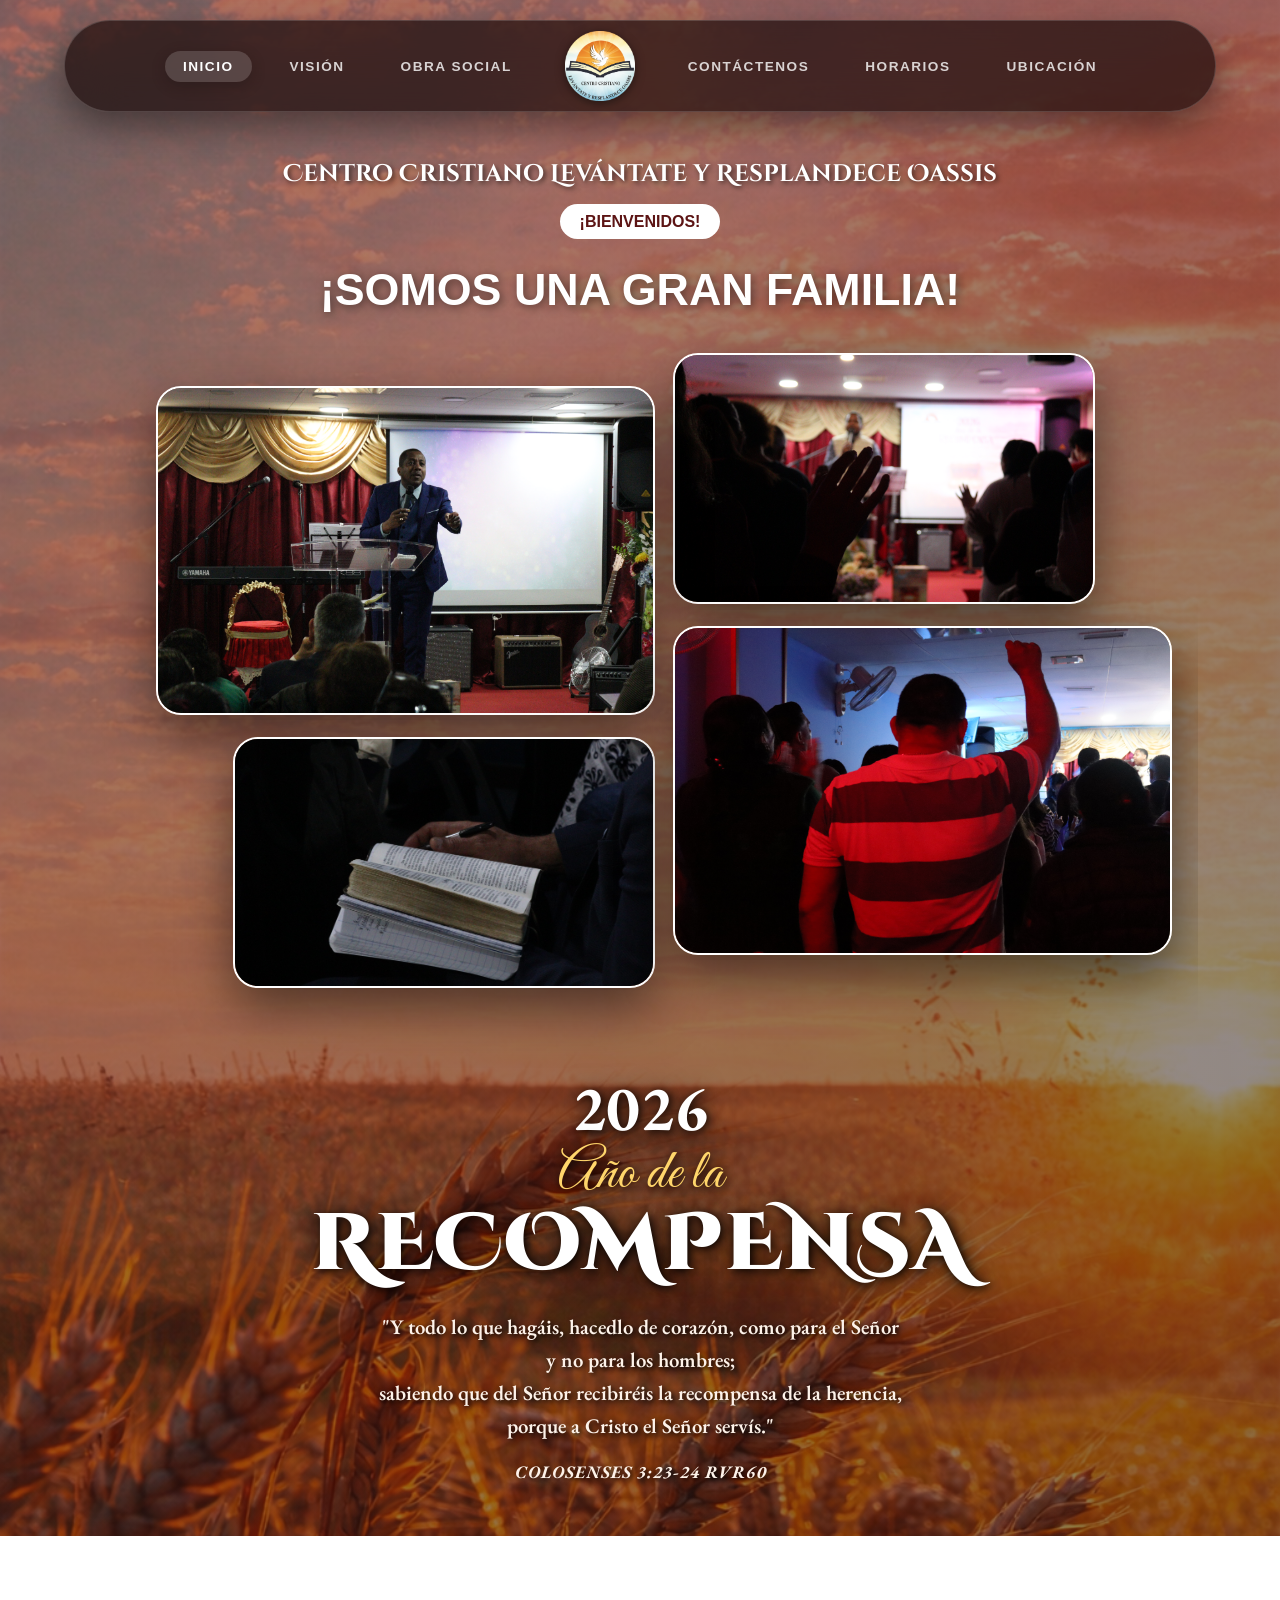
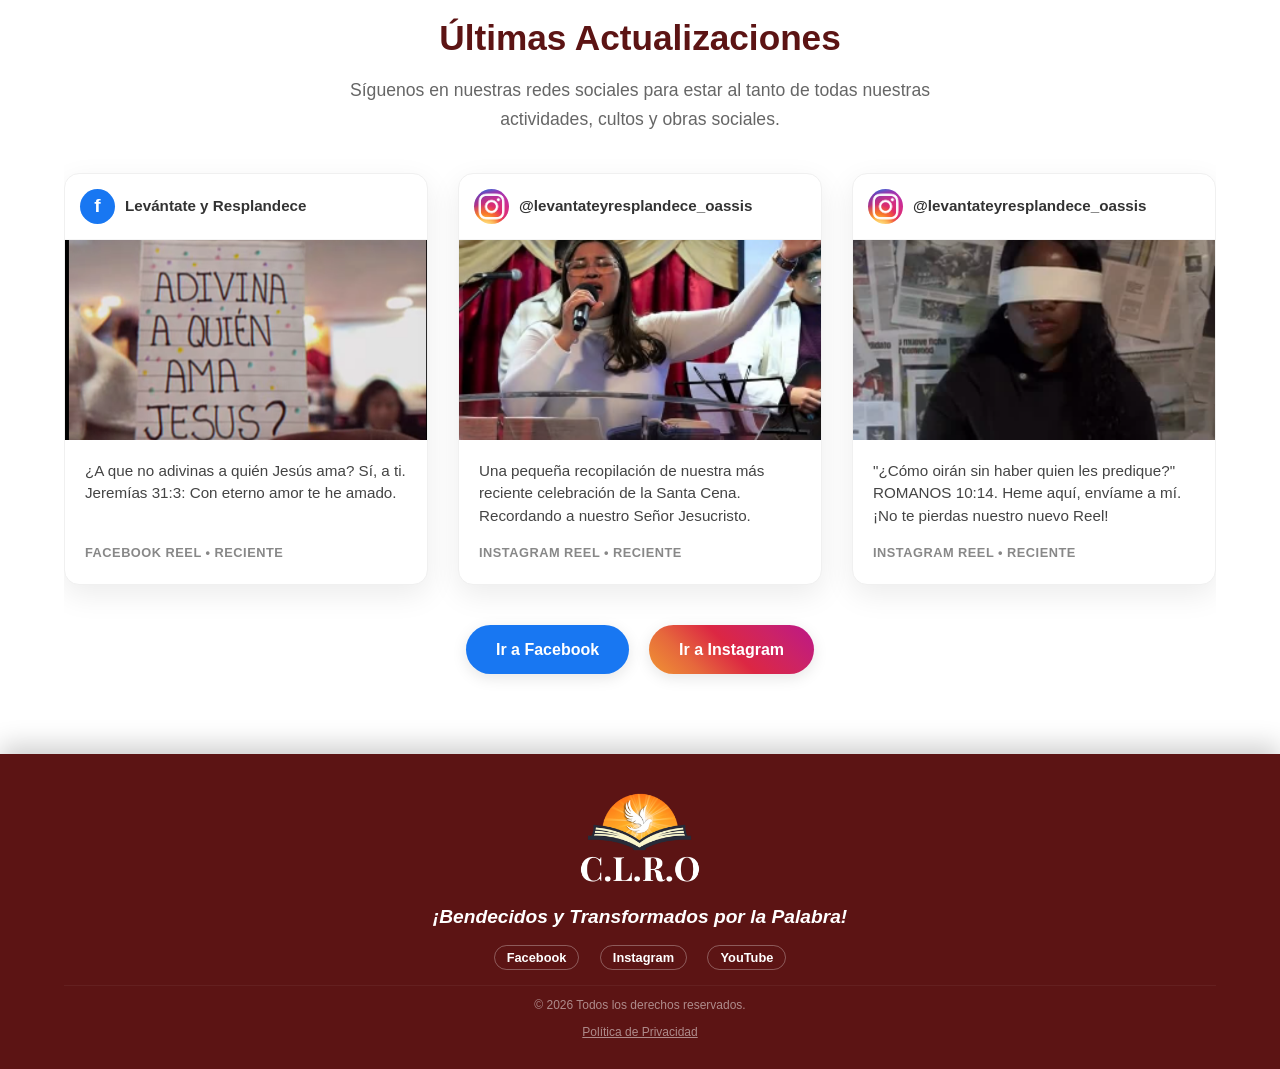
<file: index.html>
<!DOCTYPE html>
<html lang="es">
<head>
    <meta charset="UTF-8">
    <meta name="viewport" content="width=device-width, initial-scale=1.0">
    <title>Centro Cristiano Levántate y Resplandece Oassis | Barcelona</title>
    <link rel="icon" type="image/png" href="LOGO PNG.png">
    <link rel="stylesheet" href="style.css">
</head>
<body>

    <header id="mainHeader">
        <div class="header-flotante-contenedor">
            <nav class="hf-nav">
                <ul>
                    <li><a href="index.html" class="activo">Inicio</a></li>
                    <li><a href="mision.html">Visión</a></li>
                    <li><a href="obra-social.html">Obra Social</a></li>
                </ul>
            </nav>
            <a href="index.html" class="hf-logo-link">
                <img src="LOGO PNG.png" alt="Logo" class="hf-logo">
            </a>
            <nav class="hf-nav">
                <ul>
                    <li><a href="contacto.html">Contáctenos</a></li>
                    <li><a href="horarios.html">Horarios</a></li>
                    <li><a href="ubicacion.html">Ubicación</a></li>
                </ul>
            </nav>
            <div class="menu-toggle" onclick="document.querySelector('.header-flotante-contenedor').classList.toggle('menu-abierto')">
                <svg viewBox="0 0 24 24" width="28" height="28" stroke="white" stroke-width="2" fill="none" stroke-linecap="round"><path d="M3 12h18M3 6h18M3 18h18"/></svg>
            </div>
        </div>
    </header>

    <section class="bienvenida-visual">
        <div class="contenedor">
            <h1 style="margin: 0 0 15px 0; font-size: 1.5rem; font-family: 'Cinzel Decorative', serif; text-shadow: 2px 2px 5px rgba(0,0,0,0.6); color: #fff; line-height: 1.2;">Centro Cristiano Levántate y Resplandece Oassis</h1>
            <span class="etiqueta-bienvenidos">¡BIENVENIDOS!</span>
            <h2 class="titulo-grande">¡SOMOS UNA GRAN FAMILIA!</h2>
            <div class="galeria-collage-contenedor">
                <img src="FOTO1.JPG" alt="Comunidad 1" class="foto-collage foto1">
                <img src="FOTO2.JPG" alt="Comunidad 2" class="foto-collage foto2">
                <img src="FOTO3.JPG" alt="Comunidad 3" class="foto-collage foto3">
                <img src="FOTO4.JPG" alt="Comunidad 4" class="foto-collage foto4">
            </div>
            <div class="bloque-recompensa">
                <h3 class="anio-recompensa">2026</h3>
                <h4 class="sub-recompensa">Año de la</h4>
                <h2 class="titulo-recompensa">RECOMPENSA</h2>
                <div class="versiculo-recompensa">
                    <p>"Y todo lo que hagáis, hacedlo de corazón, como para el Señor<br>y no para los hombres;<br>sabiendo que del Señor recibiréis la recompensa de la herencia,<br>porque a Cristo el Señor servís."</p>
                    <p class="cita-recompensa">COLOSENSES 3:23-24 RVR60</p>
                </div>
            </div>
        </div>
    </section>

    <section class="redes-sociales-seccion">
        <div class="contenedor">
            <h2 class="titulo-seccion-oscura">Últimas Actualizaciones</h2>
            <p class="subtitulo-seccion-oscura">Síguenos en nuestras redes sociales para estar al tanto de todas nuestras actividades, cultos y obras sociales.</p>
            
            <div class="grid-redes">
                <a href="https://www.facebook.com/share/r/1LK1rDSHzq/" target="_blank" rel="noopener noreferrer" class="tarjeta-red">
                    <div class="red-header">
                        <span class="red-logo fb-logo">f</span>
                        <span class="red-user">Levántate y Resplandece</span>
                    </div>
                    <div class="red-imagen" style="background-image: url('POSTFB.png');"></div>
                    <div class="red-content">
                        <p>¿A que no adivinas a quién Jesús ama? Sí, a ti.<br>Jeremías 31:3: Con eterno amor te he amado.</p>
                        <span class="red-date">Facebook Reel • Reciente</span>
                    </div>
                </a>

                <a href="https://www.instagram.com/reel/DWiti1UCOnC/?utm_source=ig_web_copy_link&igsh=MzRlODBiNWFlZA==" target="_blank" rel="noopener noreferrer" class="tarjeta-red">
                    <div class="red-header">
                        <span class="red-logo ig-logo"></span>
                        <span class="red-user">@levantateyresplandece_oassis</span>
                    </div>
                    <div class="red-imagen" style="background-image: url('POSTIG.png');"></div>
                    <div class="red-content">
                        <p>Una pequeña recopilación de nuestra más reciente celebración de la Santa Cena. Recordando a nuestro Señor Jesucristo.</p>
                        <span class="red-date">Instagram Reel • Reciente</span>
                    </div>
                </a>

                <a href="https://www.instagram.com/reel/DXCKt-hiNP8/?utm_source=ig_web_copy_link&igsh=MzRlODBiNWFlZA==" target="_blank" rel="noopener noreferrer" class="tarjeta-red">
                    <div class="red-header">
                        <span class="red-logo ig-logo"></span>
                        <span class="red-user">@levantateyresplandece_oassis</span>
                    </div>
                    <div class="red-imagen" style="background-image: url('REEL.png');"></div>
                    <div class="red-content">
                        <p>"¿Cómo oirán sin haber quien les predique?" ROMANOS 10:14. Heme aquí, envíame a mí. ¡No te pierdas nuestro nuevo Reel!</p>
                        <span class="red-date">Instagram Reel • Reciente</span>
                    </div>
                </a>
            </div>
            
            <div class="botones-redes-main">
                <a href="https://www.facebook.com/profile.php?id=61576344863680" target="_blank" rel="noopener noreferrer" class="btn-social btn-fb">Ir a Facebook</a>
                <a href="https://www.instagram.com/levantateyresplandece_oassis/" target="_blank" rel="noopener noreferrer" class="btn-social btn-ig">Ir a Instagram</a>
            </div>
        </div>
    </section>

    <footer>
        <div class="contenedor footer-info">
            <img src="LOGOO.png" alt="Logo" class="footer-logo">
            <h3>¡Bendecidos y Transformados por la Palabra!</h3>
            <div class="footer-redes">
                <a href="https://www.facebook.com/profile.php?id=61576344863680" target="_blank" rel="noopener noreferrer">Facebook</a>
                <a href="https://www.instagram.com/levantateyresplandece_oassis/" target="_blank" rel="noopener noreferrer">Instagram</a>
                <a href="#">YouTube</a>
            </div>
            <p class="copyright">
                © 2026 Todos los derechos reservados.<br>
                <a href="politica-privacidad.html" style="color: inherit; text-decoration: underline; margin-top: 8px; display: inline-block;">Política de Privacidad</a>
            </p>
        </div>
    </footer>

    <script>
        let lastScrollTop = 0;
        const header = document.getElementById("mainHeader");
        window.addEventListener("scroll", function() {
            let scrollTop = window.pageYOffset || document.documentElement.scrollTop;
            if (scrollTop > 50) { header.classList.add("header-opaco"); } 
            else { header.classList.remove("header-opaco"); }
            if (scrollTop > lastScrollTop && scrollTop > 100) { header.classList.add("header-oculto"); } 
            else { header.classList.remove("header-oculto"); }
            lastScrollTop = scrollTop <= 0 ? 0 : scrollTop; 
        }, false);

        // Prevenir click derecho y arrastre en imágenes
        document.addEventListener('contextmenu', function(e) {
            if (e.target.tagName === 'IMG') {
                e.preventDefault();
            }
        });
        document.addEventListener('dragstart', function(e) {
            if (e.target.tagName === 'IMG') {
                e.preventDefault();
            }
        });
    </script>
</body>
</html>
</file>
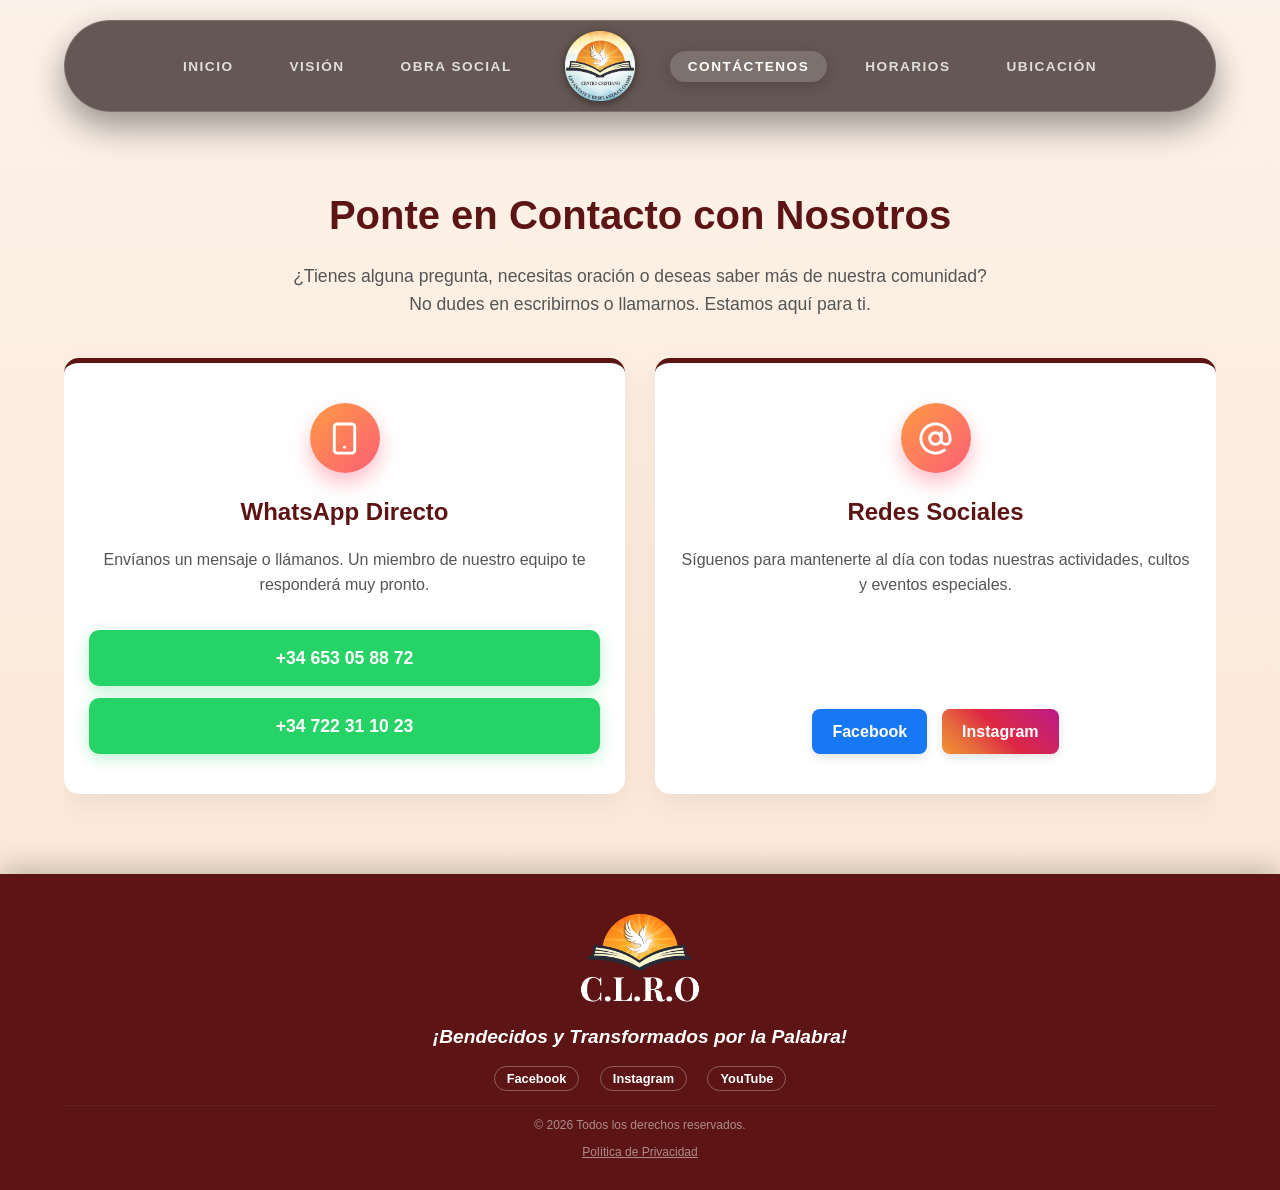
<file: contacto.html>
<!DOCTYPE html>
<html lang="es">
<head>
    <meta charset="UTF-8">
    <meta name="viewport" content="width=device-width, initial-scale=1.0">
    <title>Contáctenos - Centro Cristiano Levántate y Resplandece Oassis | Barcelona</title>
    <link rel="icon" type="image/png" href="LOGO PNG.png">
    <link rel="stylesheet" href="style.css">
</head>
<body>

    <header id="mainHeader">
        <div class="header-flotante-contenedor">
            <nav class="hf-nav">
                <ul>
                    <li><a href="index.html">Inicio</a></li>
                    <li><a href="mision.html">Visión</a></li>
                    <li><a href="obra-social.html">Obra Social</a></li>
                </ul>
            </nav>
            <a href="index.html" class="hf-logo-link">
                <img src="LOGO PNG.png" alt="Logo" class="hf-logo">
            </a>
            <nav class="hf-nav">
                <ul>
                    <li><a href="contacto.html" class="activo">Contáctenos</a></li>
                    <li><a href="horarios.html">Horarios</a></li>
                    <li><a href="ubicacion.html">Ubicación</a></li>
                </ul>
            </nav>
            <div class="menu-toggle" onclick="document.querySelector('.header-flotante-contenedor').classList.toggle('menu-abierto')">
                <svg viewBox="0 0 24 24" width="28" height="28" stroke="white" stroke-width="2" fill="none" stroke-linecap="round"><path d="M3 12h18M3 6h18M3 18h18"/></svg>
            </div>
        </div>
    </header>

    <div class="espaciador-nav"></div>

    <div class="contenedor">
        <div class="contacto-wrapper">
            <h2>Ponte en Contacto con Nosotros</h2>
            <p>¿Tienes alguna pregunta, necesitas oración o deseas saber más de nuestra comunidad? No dudes en escribirnos o llamarnos. Estamos aquí para ti.</p>
            
            <div class="grid-contacto">


                <div class="info-contacto-card">
                    <div class="icono-contacto">
                        <svg viewBox="0 0 24 24" width="48" height="48" stroke="currentColor" stroke-width="2" fill="none" stroke-linecap="round" stroke-linejoin="round"><rect x="5" y="2" width="14" height="20" rx="2" ry="2"></rect><line x1="12" y1="18" x2="12.01" y2="18"></line></svg>
                    </div>
                    <h3>WhatsApp Directo</h3>
                    <p>Envíanos un mensaje o llámanos. Un miembro de nuestro equipo te responderá muy pronto.</p>
                    <a href="https://wa.me/34653058872" class="boton-ayuda-pro">+34 653 05 88 72</a>
                    <a href="https://wa.me/34722311023" class="boton-ayuda-pro">+34 722 31 10 23</a>
                </div>

                <div class="info-contacto-card">
                    <div class="icono-contacto">
                        <svg viewBox="0 0 24 24" width="48" height="48" stroke="currentColor" stroke-width="2" fill="none" stroke-linecap="round" stroke-linejoin="round"><circle cx="12" cy="12" r="4"></circle><path d="M16 8v5a3 3 0 0 0 6 0v-1a10 10 0 1 0-3.92 7.94"></path></svg>
                    </div>
                    <h3>Redes Sociales</h3>
                    <p>Síguenos para mantenerte al día con todas nuestras actividades, cultos y eventos especiales.</p>
                    <div style="margin-top: 20px; display: flex; justify-content: center; gap: 15px;">
                        <a href="https://www.facebook.com/profile.php?id=61576344863680" target="_blank" rel="noopener noreferrer" style="background: #1877F2; color: white; padding: 10px 20px; border-radius: 8px; text-decoration: none; font-weight: bold; box-shadow: 0 4px 10px rgba(0,0,0,0.1);">Facebook</a>
                        <a href="https://www.instagram.com/levantateyresplandece_oassis/" target="_blank" rel="noopener noreferrer" style="background: linear-gradient(45deg, #f09433 0%, #e6683c 25%, #dc2743 50%, #cc2366 75%, #bc1888 100%); color: white; padding: 10px 20px; border-radius: 8px; text-decoration: none; font-weight: bold; box-shadow: 0 4px 10px rgba(0,0,0,0.1);">Instagram</a>
                    </div>
                </div>
            </div>
        </div>
    </div>

    <footer>
        <div class="contenedor footer-info">
            <img src="LOGOO.png" alt="Logo" class="footer-logo">
            <h3>¡Bendecidos y Transformados por la Palabra!</h3>
            <div class="footer-redes">
                <a href="https://www.facebook.com/profile.php?id=61576344863680" target="_blank" rel="noopener noreferrer">Facebook</a>
                <a href="https://www.instagram.com/levantateyresplandece_oassis/" target="_blank" rel="noopener noreferrer">Instagram</a>
                <a href="#">YouTube</a>
            </div>
            <p class="copyright">
                © 2026 Todos los derechos reservados.<br>
                <a href="politica-privacidad.html" style="color: inherit; text-decoration: underline; margin-top: 8px; display: inline-block;">Política de Privacidad</a>
            </p>
        </div>
    </footer>

    <script>
        let lastScrollTop = 0;
        const header = document.getElementById("mainHeader");
        window.addEventListener("scroll", function() {
            let scrollTop = window.pageYOffset || document.documentElement.scrollTop;
            if (scrollTop > 50) { header.classList.add("header-opaco"); } 
            else { header.classList.remove("header-opaco"); }
            if (scrollTop > lastScrollTop && scrollTop > 100) { header.classList.add("header-oculto"); } 
            else { header.classList.remove("header-oculto"); }
            lastScrollTop = scrollTop <= 0 ? 0 : scrollTop; 
        }, false);

        // Prevenir click derecho y arrastre en imágenes
        document.addEventListener('contextmenu', function(e) {
            if (e.target.tagName === 'IMG') {
                e.preventDefault();
            }
        });
        document.addEventListener('dragstart', function(e) {
            if (e.target.tagName === 'IMG') {
                e.preventDefault();
            }
        });
    </script>
</body>
</html>
</file>
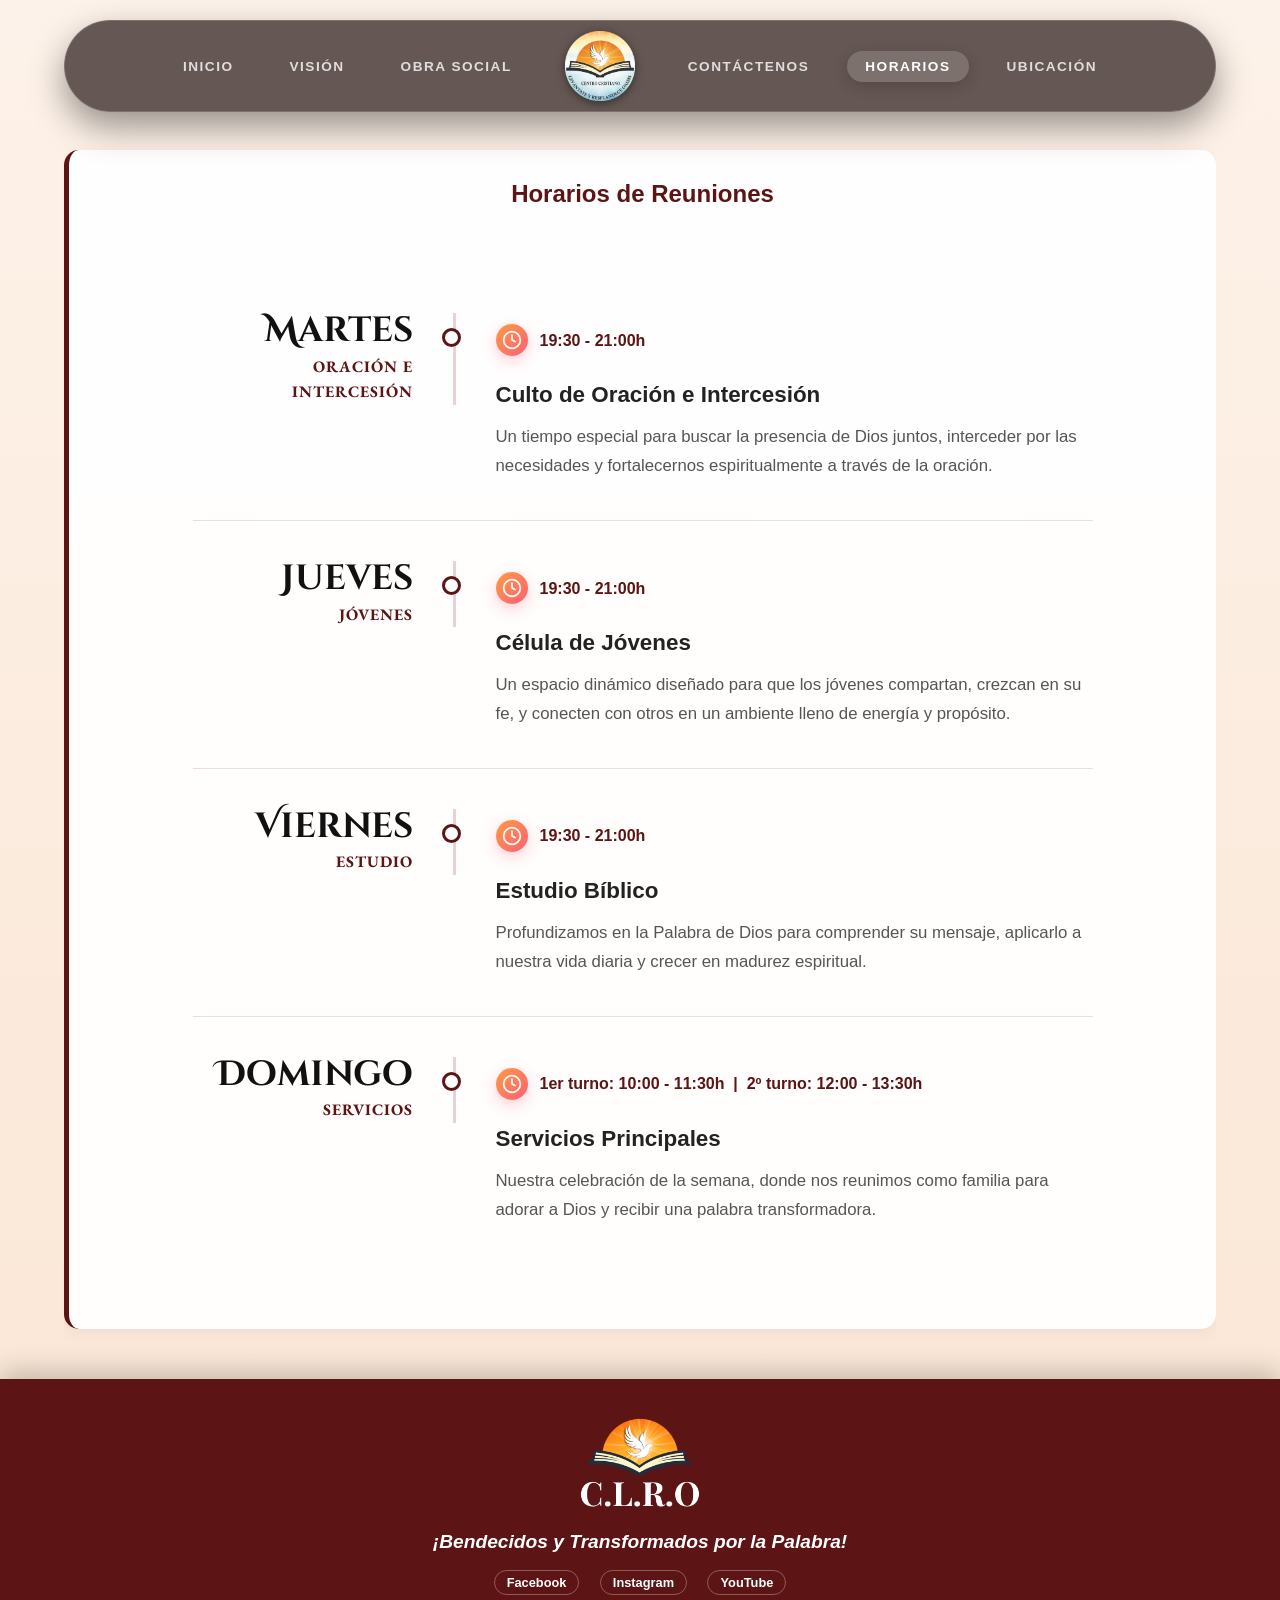
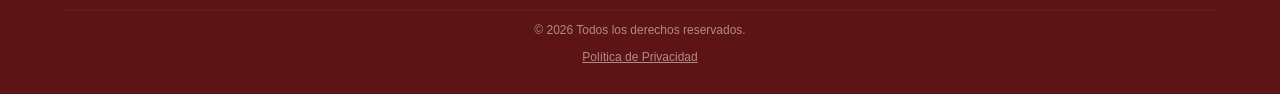
<file: horarios.html>
<!DOCTYPE html>
<html lang="es">
<head>
    <meta charset="UTF-8">
    <meta name="viewport" content="width=device-width, initial-scale=1.0">
    <title>Horarios - Centro Cristiano Levántate y Resplandece Oassis | Barcelona</title>
    <link rel="icon" type="image/png" href="LOGO PNG.png">
    <link rel="stylesheet" href="style.css">
</head>
<body>

    <header id="mainHeader">
        <div class="header-flotante-contenedor">
            <nav class="hf-nav">
                <ul>
                    <li><a href="index.html">Inicio</a></li>
                    <li><a href="mision.html">Visión</a></li>
                    <li><a href="obra-social.html">Obra Social</a></li>
                </ul>
            </nav>
            <a href="index.html" class="hf-logo-link">
                <img src="LOGO PNG.png" alt="Logo" class="hf-logo">
            </a>
            <nav class="hf-nav">
                <ul>
                    <li><a href="contacto.html">Contáctenos</a></li>
                    <li><a href="horarios.html" class="activo">Horarios</a></li>
                    <li><a href="ubicacion.html">Ubicación</a></li>
                </ul>
            </nav>
            <div class="menu-toggle" onclick="document.querySelector('.header-flotante-contenedor').classList.toggle('menu-abierto')">
                <svg viewBox="0 0 24 24" width="28" height="28" stroke="white" stroke-width="2" fill="none" stroke-linecap="round"><path d="M3 12h18M3 6h18M3 18h18"/></svg>
            </div>
        </div>
    </header>

    <div class="espaciador-nav"></div>

    <div class="contenedor">
        <div id="horarios" class="seccion" style="margin-top: 20px; text-align: center;">
            <h2>Horarios de Reuniones</h2>
            
            <div class="horarios-lista-premium">
                
                <div class="horario-fila">
                    <div class="horario-dia">
                        <h2>Martes</h2>
                        <span class="horario-tag">Oración e Intercesión</span>
                    </div>
                    <div class="horario-detalle">
                        <div class="horario-hora">
                            <svg viewBox="0 0 24 24" fill="none" stroke="currentColor" stroke-width="2" stroke-linecap="round" stroke-linejoin="round"><circle cx="12" cy="12" r="10"></circle><polyline points="12 6 12 12 16 14"></polyline></svg>
                            <span>19:30 - 21:00h</span>
                        </div>
                        <h3>Culto de Oración e Intercesión</h3>
                        <p>Un tiempo especial para buscar la presencia de Dios juntos, interceder por las necesidades y fortalecernos espiritualmente a través de la oración.</p>
                    </div>
                </div>

                <div class="horario-fila">
                    <div class="horario-dia">
                        <h2>Jueves</h2>
                        <span class="horario-tag">Jóvenes</span>
                    </div>
                    <div class="horario-detalle">
                        <div class="horario-hora">
                            <svg viewBox="0 0 24 24" fill="none" stroke="currentColor" stroke-width="2" stroke-linecap="round" stroke-linejoin="round"><circle cx="12" cy="12" r="10"></circle><polyline points="12 6 12 12 16 14"></polyline></svg>
                            <span>19:30 - 21:00h</span>
                        </div>
                        <h3>Célula de Jóvenes</h3>
                        <p>Un espacio dinámico diseñado para que los jóvenes compartan, crezcan en su fe, y conecten con otros en un ambiente lleno de energía y propósito.</p>
                    </div>
                </div>

                <div class="horario-fila">
                    <div class="horario-dia">
                        <h2>Viernes</h2>
                        <span class="horario-tag">Estudio</span>
                    </div>
                    <div class="horario-detalle">
                        <div class="horario-hora">
                            <svg viewBox="0 0 24 24" fill="none" stroke="currentColor" stroke-width="2" stroke-linecap="round" stroke-linejoin="round"><circle cx="12" cy="12" r="10"></circle><polyline points="12 6 12 12 16 14"></polyline></svg>
                            <span>19:30 - 21:00h</span>
                        </div>
                        <h3>Estudio Bíblico</h3>
                        <p>Profundizamos en la Palabra de Dios para comprender su mensaje, aplicarlo a nuestra vida diaria y crecer en madurez espiritual.</p>
                    </div>
                </div>

                <div class="horario-fila">
                    <div class="horario-dia">
                        <h2>Domingo</h2>
                        <span class="horario-tag">Servicios</span>
                    </div>
                    <div class="horario-detalle">
                        <div class="horario-hora">
                            <svg viewBox="0 0 24 24" fill="none" stroke="currentColor" stroke-width="2" stroke-linecap="round" stroke-linejoin="round"><circle cx="12" cy="12" r="10"></circle><polyline points="12 6 12 12 16 14"></polyline></svg>
                            <span>1er turno: 10:00 - 11:30h &nbsp;|&nbsp; 2º turno: 12:00 - 13:30h</span>
                        </div>
                        <h3>Servicios Principales</h3>
                        <p>Nuestra celebración de la semana, donde nos reunimos como familia para adorar a Dios y recibir una palabra transformadora.</p>
                    </div>
                </div>

            </div>

            </div>
        </div>
    </div>

    <footer>
        <div class="contenedor footer-info">
            <img src="LOGOO.png" alt="Logo" class="footer-logo">
            <h3>¡Bendecidos y Transformados por la Palabra!</h3>
            <div class="footer-redes">
                <a href="https://www.facebook.com/profile.php?id=61576344863680" target="_blank" rel="noopener noreferrer">Facebook</a>
                <a href="https://www.instagram.com/levantateyresplandece_oassis/" target="_blank" rel="noopener noreferrer">Instagram</a>
                <a href="#">YouTube</a>
            </div>
            <p class="copyright">
                © 2026 Todos los derechos reservados.<br>
                <a href="politica-privacidad.html" style="color: inherit; text-decoration: underline; margin-top: 8px; display: inline-block;">Política de Privacidad</a>
            </p>
        </div>
    </footer>

    <script>
        let lastScrollTop = 0;
        const header = document.getElementById("mainHeader");
        window.addEventListener("scroll", function() {
            let scrollTop = window.pageYOffset || document.documentElement.scrollTop;
            if (scrollTop > 50) { header.classList.add("header-opaco"); } 
            else { header.classList.remove("header-opaco"); }
            if (scrollTop > lastScrollTop && scrollTop > 100) { header.classList.add("header-oculto"); } 
            else { header.classList.remove("header-oculto"); }
            lastScrollTop = scrollTop <= 0 ? 0 : scrollTop; 
        }, false);

        // Prevenir click derecho y arrastre en imágenes
        document.addEventListener('contextmenu', function(e) {
            if (e.target.tagName === 'IMG') {
                e.preventDefault();
            }
        });
        document.addEventListener('dragstart', function(e) {
            if (e.target.tagName === 'IMG') {
                e.preventDefault();
            }
        });
    </script>
</body>
</html>
</file>
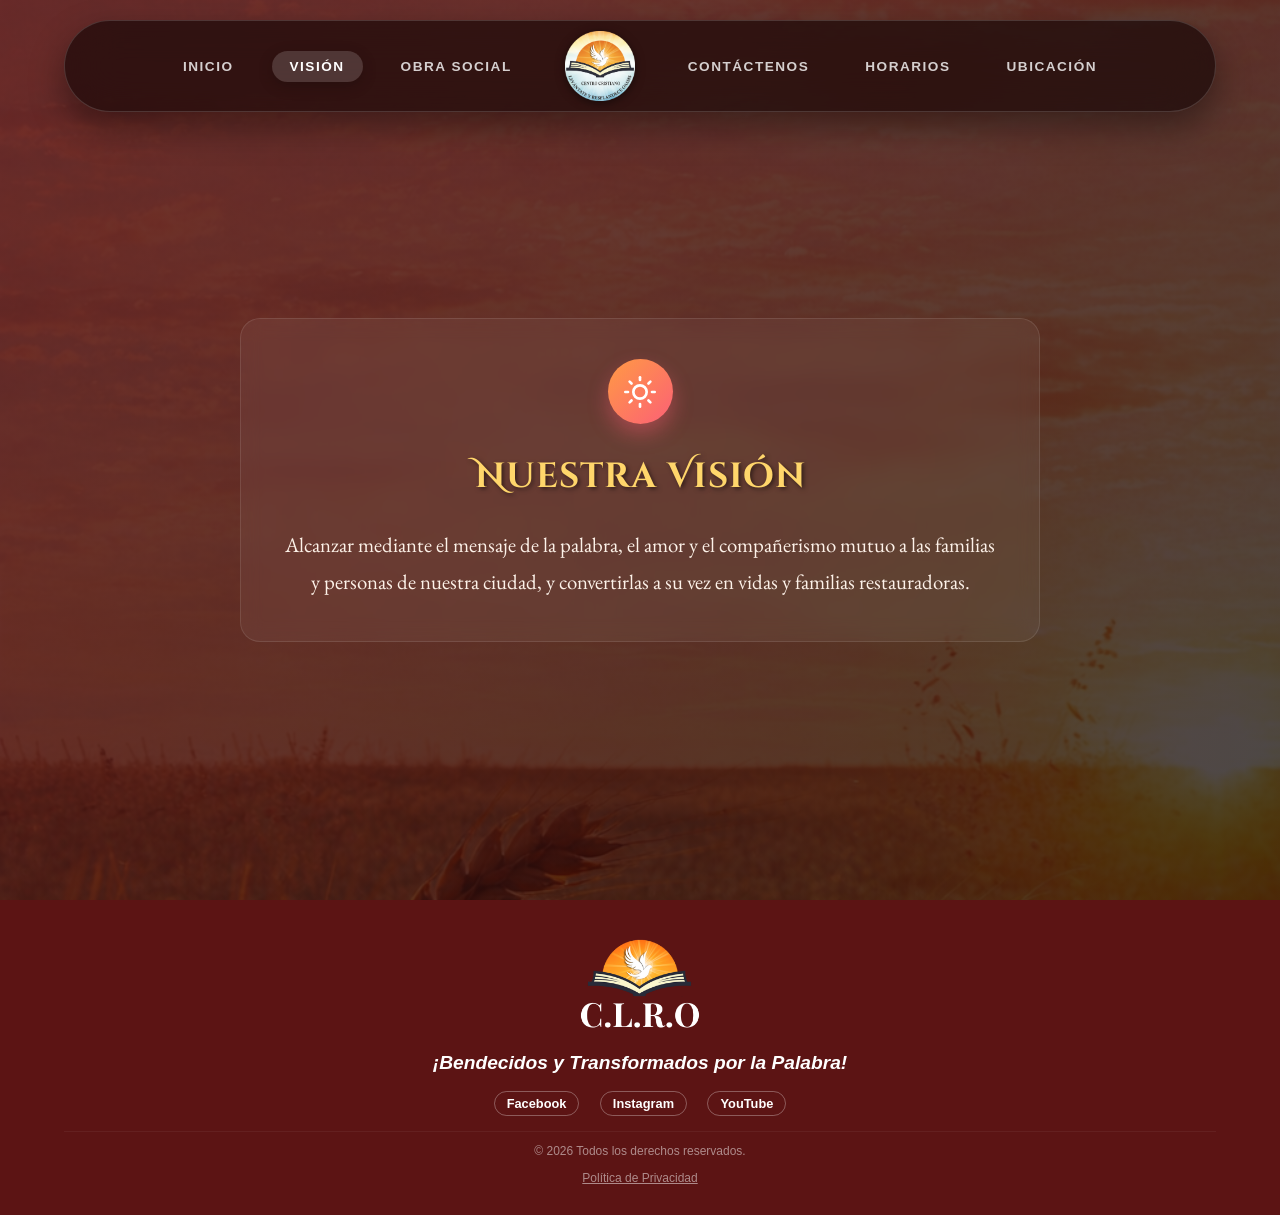
<file: mision.html>
<!DOCTYPE html>
<html lang="es">
<head>
    <meta charset="UTF-8">
    <meta name="viewport" content="width=device-width, initial-scale=1.0">
    <title>Visión - Centro Cristiano Levántate y Resplandece Oassis | Barcelona</title>
    <link rel="icon" type="image/png" href="LOGO PNG.png">
    <link rel="stylesheet" href="style.css">
</head>
<body>

    <header id="mainHeader">
        <div class="header-flotante-contenedor">
            <nav class="hf-nav">
                <ul>
                    <li><a href="index.html">Inicio</a></li>
                    <li><a href="mision.html" class="activo">Visión</a></li>
                    <li><a href="obra-social.html">Obra Social</a></li>
                </ul>
            </nav>
            <a href="index.html" class="hf-logo-link">
                <img src="LOGO PNG.png" alt="Logo" class="hf-logo">
            </a>
            <nav class="hf-nav">
                <ul>
                    <li><a href="contacto.html">Contáctenos</a></li>
                    <li><a href="horarios.html">Horarios</a></li>
                    <li><a href="ubicacion.html">Ubicación</a></li>
                </ul>
            </nav>
            <div class="menu-toggle" onclick="document.querySelector('.header-flotante-contenedor').classList.toggle('menu-abierto')">
                <svg viewBox="0 0 24 24" width="28" height="28" stroke="white" stroke-width="2" fill="none" stroke-linecap="round"><path d="M3 12h18M3 6h18M3 18h18"/></svg>
            </div>
        </div>
    </header>


    <section class="mision-vision-banner">
        <div class="contenedor">
            <div class="vision-unica-contenido">
                <div class="mv-item">
                    <div class="mv-icon">
                        <svg viewBox="0 0 24 24" fill="none" stroke="currentColor" stroke-width="2" stroke-linecap="round" stroke-linejoin="round">
                            <circle cx="12" cy="12" r="5"></circle>
                            <line x1="12" y1="1" x2="12" y2="3"></line>
                            <line x1="12" y1="21" x2="12" y2="23"></line>
                            <line x1="4.22" y1="4.22" x2="5.64" y2="5.64"></line>
                            <line x1="18.36" y1="18.36" x2="19.78" y2="19.78"></line>
                            <line x1="1" y1="12" x2="3" y2="12"></line>
                            <line x1="21" y1="12" x2="23" y2="12"></line>
                            <line x1="4.22" y1="19.78" x2="5.64" y2="18.36"></line>
                            <line x1="18.36" y1="5.64" x2="19.78" y2="4.22"></line>
                        </svg>
                    </div>
                    <h2>Nuestra Visión</h2>
                    <p>Alcanzar mediante el mensaje de la palabra, el amor y el compañerismo mutuo a las familias y personas de nuestra ciudad, y convertirlas a su vez en vidas y familias restauradoras.</p>
                </div>
            </div>
        </div>
    </section>

    <footer>
        <div class="contenedor footer-info">
            <img src="LOGOO.png" alt="Logo" class="footer-logo">
            <h3>¡Bendecidos y Transformados por la Palabra!</h3>
            <div class="footer-redes">
                <a href="https://www.facebook.com/profile.php?id=61576344863680" target="_blank" rel="noopener noreferrer">Facebook</a>
                <a href="https://www.instagram.com/levantateyresplandece_oassis/" target="_blank" rel="noopener noreferrer">Instagram</a>
                <a href="#">YouTube</a>
            </div>
            <p class="copyright">
                © 2026 Todos los derechos reservados.<br>
                <a href="politica-privacidad.html" style="color: inherit; text-decoration: underline; margin-top: 8px; display: inline-block;">Política de Privacidad</a>
            </p>
        </div>
    </footer>

    <script>
        let lastScrollTop = 0;
        const header = document.getElementById("mainHeader");
        window.addEventListener("scroll", function() {
            let scrollTop = window.pageYOffset || document.documentElement.scrollTop;
            if (scrollTop > 50) { header.classList.add("header-opaco"); } 
            else { header.classList.remove("header-opaco"); }
            if (scrollTop > lastScrollTop && scrollTop > 100) { header.classList.add("header-oculto"); } 
            else { header.classList.remove("header-oculto"); }
            lastScrollTop = scrollTop <= 0 ? 0 : scrollTop; 
        }, false);

        // Prevenir click derecho y arrastre en imágenes
        document.addEventListener('contextmenu', function(e) {
            if (e.target.tagName === 'IMG') {
                e.preventDefault();
            }
        });
        document.addEventListener('dragstart', function(e) {
            if (e.target.tagName === 'IMG') {
                e.preventDefault();
            }
        });
    </script>
</body>
</html>
</file>
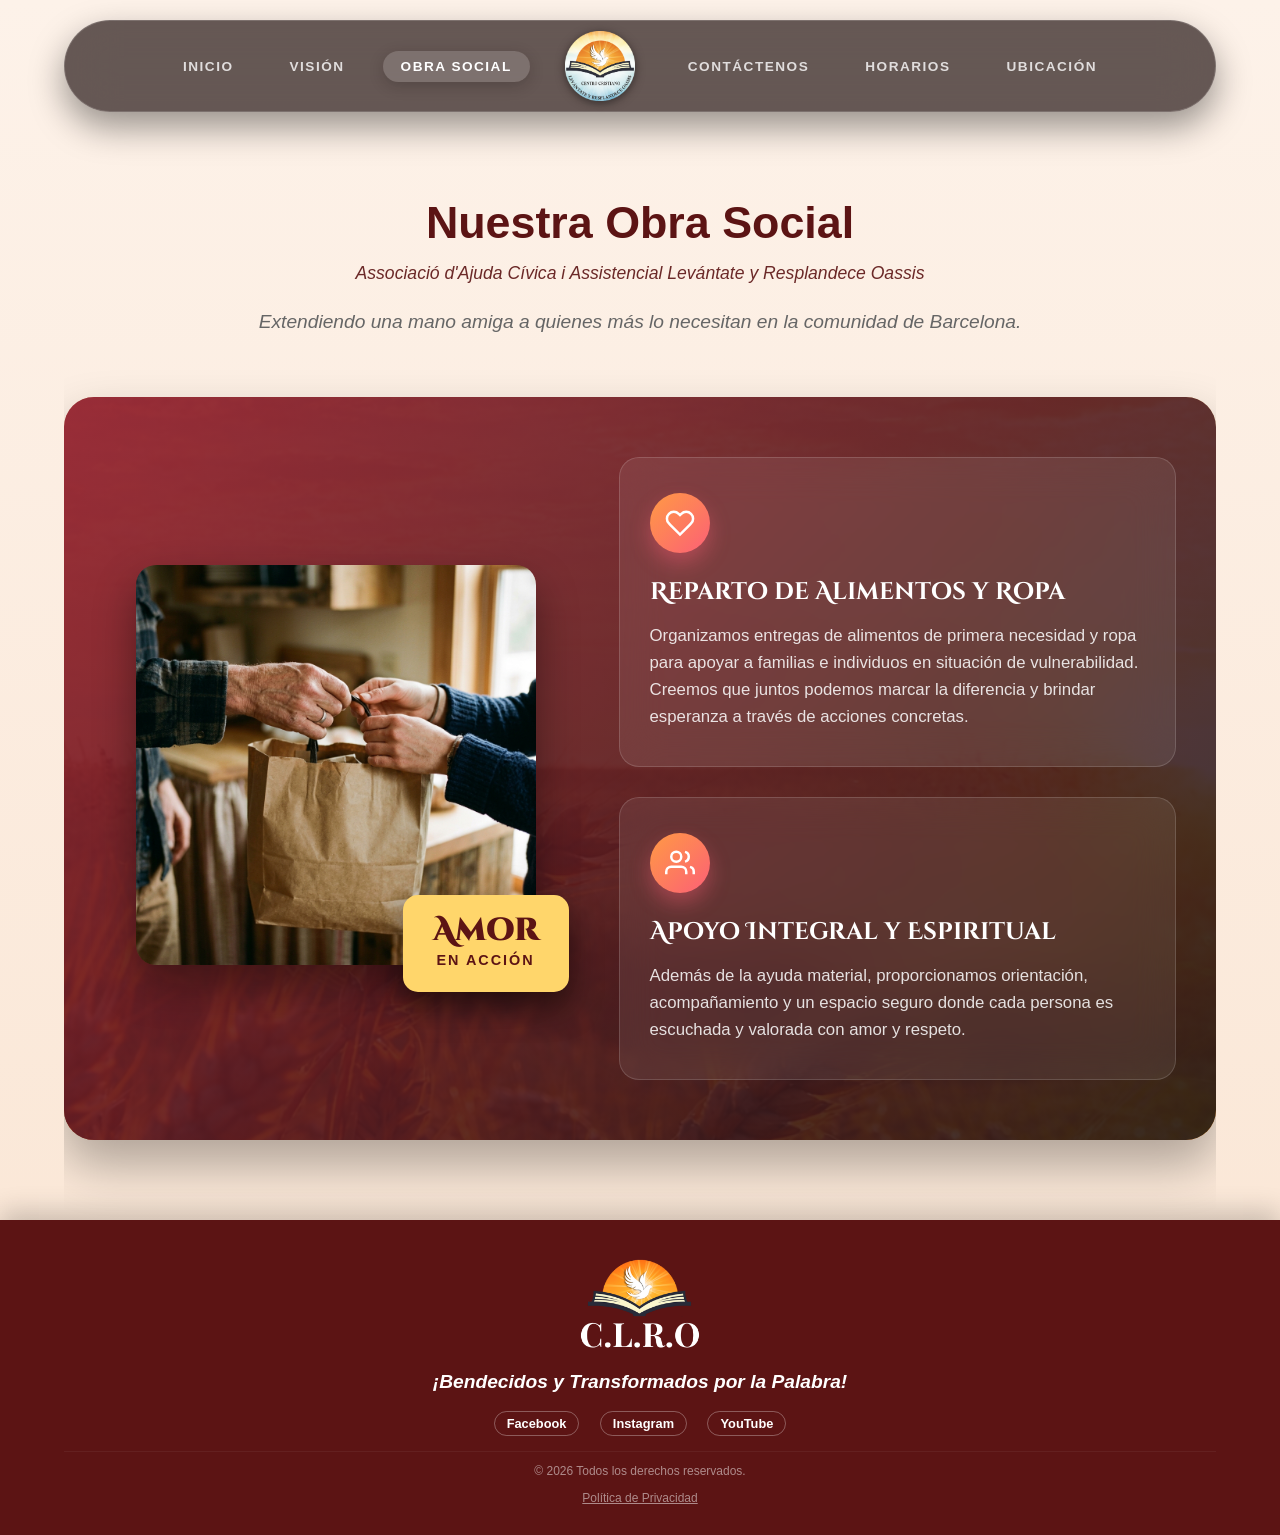
<file: obra-social.html>
<!DOCTYPE html>
<html lang="es">
<head>
    <meta charset="UTF-8">
    <meta name="viewport" content="width=device-width, initial-scale=1.0">
    <title>Obra Social - Centro Cristiano Levántate y Resplandece Oassis | Barcelona</title>
    <link rel="icon" type="image/png" href="LOGO PNG.png">
    <link rel="stylesheet" href="style.css">
</head>
<body>

    <header id="mainHeader">
        <div class="header-flotante-contenedor">
            <nav class="hf-nav">
                <ul>
                    <li><a href="index.html">Inicio</a></li>
                    <li><a href="mision.html">Visión</a></li>
                    <li><a href="obra-social.html" class="activo">Obra Social</a></li>
                </ul>
            </nav>
            <a href="index.html" class="hf-logo-link">
                <img src="LOGO PNG.png" alt="Logo" class="hf-logo">
            </a>
            <nav class="hf-nav">
                <ul>
                    <li><a href="contacto.html">Contáctenos</a></li>
                    <li><a href="horarios.html">Horarios</a></li>
                    <li><a href="ubicacion.html">Ubicación</a></li>
                </ul>
            </nav>
            <div class="menu-toggle" onclick="document.querySelector('.header-flotante-contenedor').classList.toggle('menu-abierto')">
                <svg viewBox="0 0 24 24" width="28" height="28" stroke="white" stroke-width="2" fill="none" stroke-linecap="round"><path d="M3 12h18M3 6h18M3 18h18"/></svg>
            </div>
        </div>
    </header>

    <div class="espaciador-nav"></div>

    <div class="contenedor">
        <div class="obra-social-header">
            <h2>Nuestra Obra Social</h2>
            <h3 style="color: var(--rojo-vino); margin-top: -10px; margin-bottom: 20px; font-size: 1.1rem; font-weight: normal; font-style: italic; opacity: 0.9;">Associació d'Ajuda Cívica i Assistencial Levántate y Resplandece Oassis</h3>
            <p>Extendiendo una mano amiga a quienes más lo necesitan en la comunidad de Barcelona.</p>
        </div>

        <div class="obra-social-premium" style="background-image: url('atardecer.jpg.png');">
            <div class="osp-overlay">
                
                <div class="osp-grid">
                    <div class="osp-intro">
                        <img src="manos_comida_v3.png" alt="Manos entregando comida" class="osp-main-img">
                        <div class="osp-badge">
                            <span class="osp-badge-numero">Amor</span>
                            <span class="osp-badge-texto">en Acción</span>
                        </div>
                    </div>

                    <div class="osp-tarjetas-container">
                        <div class="osp-tarjeta glass">
                            <div class="osp-icon">
                                <svg viewBox="0 0 24 24"><path d="M20.84 4.61a5.5 5.5 0 0 0-7.78 0L12 5.67l-1.06-1.06a5.5 5.5 0 0 0-7.78 7.78l1.06 1.06L12 21.23l7.78-7.78 1.06-1.06a5.5 5.5 0 0 0 0-7.78z"></path></svg>
                            </div>
                            <h3>Reparto de Alimentos y Ropa</h3>
                            <p>Organizamos entregas de alimentos de primera necesidad y ropa para apoyar a familias e individuos en situación de vulnerabilidad. Creemos que juntos podemos marcar la diferencia y brindar esperanza a través de acciones concretas.</p>
                        </div>
                        
                        <div class="osp-tarjeta glass">
                            <div class="osp-icon">
                                <svg viewBox="0 0 24 24"><path d="M17 21v-2a4 4 0 0 0-4-4H5a4 4 0 0 0-4 4v2"></path><circle cx="9" cy="7" r="4"></circle><path d="M23 21v-2a4 4 0 0 0-3-3.87"></path><path d="M16 3.13a4 4 0 0 1 0 7.75"></path></svg>
                            </div>
                            <h3>Apoyo Integral y Espiritual</h3>
                            <p>Además de la ayuda material, proporcionamos orientación, acompañamiento y un espacio seguro donde cada persona es escuchada y valorada con amor y respeto.</p>
                        </div>
                    </div>
                </div>

            </div>
        </div>
    </div>

    <footer>
        <div class="contenedor footer-info">
            <img src="LOGOO.png" alt="Logo" class="footer-logo">
            <h3>¡Bendecidos y Transformados por la Palabra!</h3>
            <div class="footer-redes">
                <a href="https://www.facebook.com/profile.php?id=61576344863680" target="_blank" rel="noopener noreferrer">Facebook</a>
                <a href="https://www.instagram.com/levantateyresplandece_oassis/" target="_blank" rel="noopener noreferrer">Instagram</a>
                <a href="#">YouTube</a>
            </div>
            <p class="copyright">
                © 2026 Todos los derechos reservados.<br>
                <a href="politica-privacidad.html" style="color: inherit; text-decoration: underline; margin-top: 8px; display: inline-block;">Política de Privacidad</a>
            </p>
        </div>
    </footer>

    <script>
        let lastScrollTop = 0;
        const header = document.getElementById("mainHeader");
        window.addEventListener("scroll", function() {
            let scrollTop = window.pageYOffset || document.documentElement.scrollTop;
            if (scrollTop > 50) { header.classList.add("header-opaco"); } 
            else { header.classList.remove("header-opaco"); }
            if (scrollTop > lastScrollTop && scrollTop > 100) { header.classList.add("header-oculto"); } 
            else { header.classList.remove("header-oculto"); }
            lastScrollTop = scrollTop <= 0 ? 0 : scrollTop; 
        }, false);

        // Prevenir click derecho y arrastre en imágenes
        document.addEventListener('contextmenu', function(e) {
            if (e.target.tagName === 'IMG') {
                e.preventDefault();
            }
        });
        document.addEventListener('dragstart', function(e) {
            if (e.target.tagName === 'IMG') {
                e.preventDefault();
            }
        });
    </script>
</body>
</html>
</file>
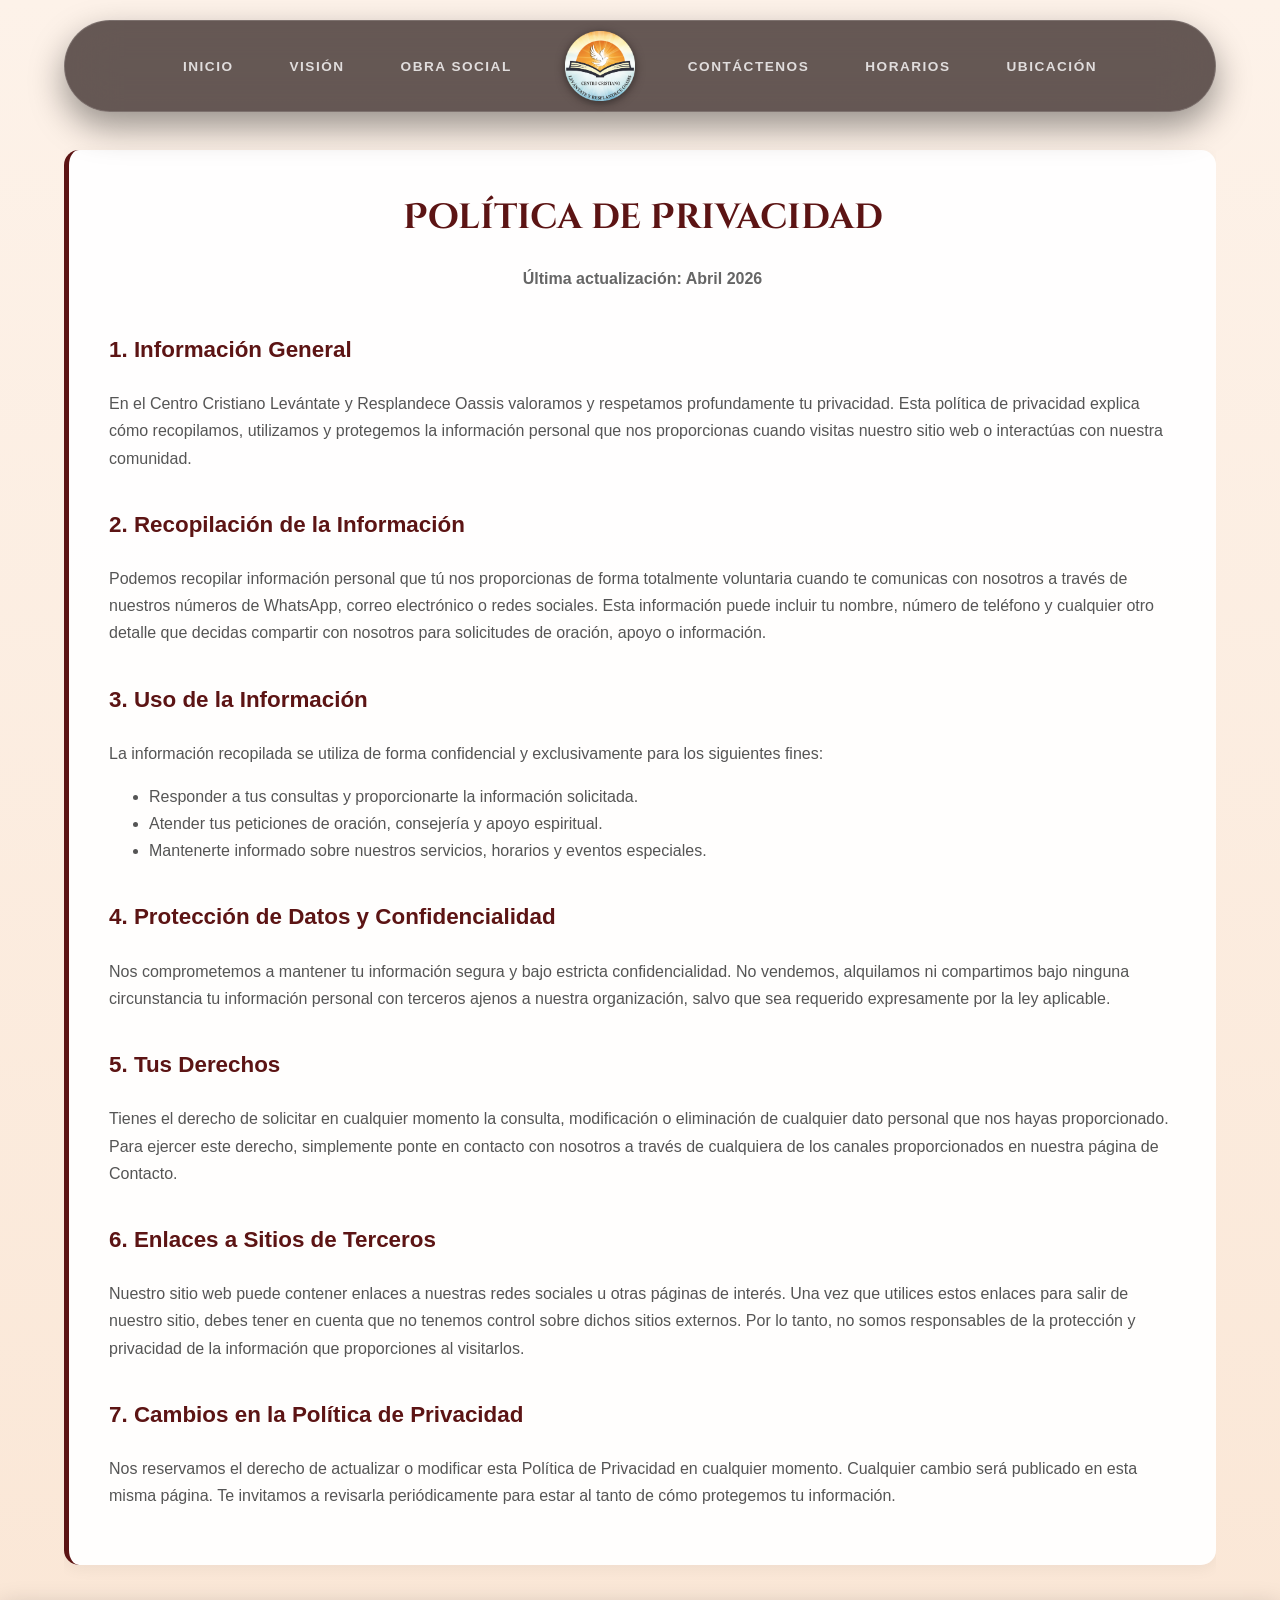
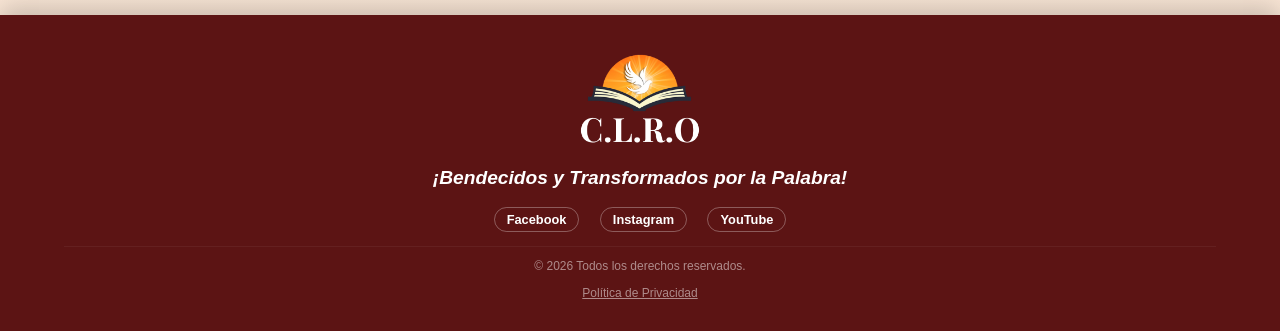
<file: politica-privacidad.html>
<!DOCTYPE html>
<html lang="es">
<head>
    <meta charset="UTF-8">
    <meta name="viewport" content="width=device-width, initial-scale=1.0">
    <title>Política de Privacidad - Centro Cristiano Levántate y Resplandece Oassis | Barcelona</title>
    <link rel="icon" type="image/png" href="LOGO PNG.png">
    <link rel="stylesheet" href="style.css">
</head>
<body>

    <header id="mainHeader">
        <div class="header-flotante-contenedor">
            <nav class="hf-nav">
                <ul>
                    <li><a href="index.html">Inicio</a></li>
                    <li><a href="mision.html">Visión</a></li>
                    <li><a href="obra-social.html">Obra Social</a></li>
                </ul>
            </nav>
            <a href="index.html" class="hf-logo-link">
                <img src="LOGO PNG.png" alt="Logo" class="hf-logo">
            </a>
            <nav class="hf-nav">
                <ul>
                    <li><a href="contacto.html">Contáctenos</a></li>
                    <li><a href="horarios.html">Horarios</a></li>
                    <li><a href="ubicacion.html">Ubicación</a></li>
                </ul>
            </nav>
            <div class="menu-toggle" onclick="document.querySelector('.header-flotante-contenedor').classList.toggle('menu-abierto')">
                <svg viewBox="0 0 24 24" width="28" height="28" stroke="white" stroke-width="2" fill="none" stroke-linecap="round"><path d="M3 12h18M3 6h18M3 18h18"/></svg>
            </div>
        </div>
    </header>

    <div class="espaciador-nav"></div>

    <div class="contenedor">
        <div class="seccion" style="margin-top: 20px; padding: 40px; background: rgba(255, 255, 255, 0.95); border-radius: 15px; box-shadow: 0 4px 15px rgba(0,0,0,0.05); text-align: left;">
            <h2 style="color: var(--rojo-vino); font-family: 'Cinzel Decorative', serif; font-size: 2.2rem; margin-bottom: 20px; text-align: center;">Política de Privacidad</h2>
            <p style="text-align: center; color: #666; margin-bottom: 40px;"><strong>Última actualización: Abril 2026</strong></p>
            
            <h3 style="color: var(--rojo-vino); font-size: 1.4rem; margin-top: 25px;">1. Información General</h3>
            <p style="color: #555; line-height: 1.7;">En el Centro Cristiano Levántate y Resplandece Oassis valoramos y respetamos profundamente tu privacidad. Esta política de privacidad explica cómo recopilamos, utilizamos y protegemos la información personal que nos proporcionas cuando visitas nuestro sitio web o interactúas con nuestra comunidad.</p>

            <h3 style="color: var(--rojo-vino); font-size: 1.4rem; margin-top: 35px;">2. Recopilación de la Información</h3>
            <p style="color: #555; line-height: 1.7;">Podemos recopilar información personal que tú nos proporcionas de forma totalmente voluntaria cuando te comunicas con nosotros a través de nuestros números de WhatsApp, correo electrónico o redes sociales. Esta información puede incluir tu nombre, número de teléfono y cualquier otro detalle que decidas compartir con nosotros para solicitudes de oración, apoyo o información.</p>

            <h3 style="color: var(--rojo-vino); font-size: 1.4rem; margin-top: 35px;">3. Uso de la Información</h3>
            <p style="color: #555; line-height: 1.7;">La información recopilada se utiliza de forma confidencial y exclusivamente para los siguientes fines:</p>
            <ul style="color: #555; line-height: 1.7;">
                <li>Responder a tus consultas y proporcionarte la información solicitada.</li>
                <li>Atender tus peticiones de oración, consejería y apoyo espiritual.</li>
                <li>Mantenerte informado sobre nuestros servicios, horarios y eventos especiales.</li>
            </ul>

            <h3 style="color: var(--rojo-vino); font-size: 1.4rem; margin-top: 35px;">4. Protección de Datos y Confidencialidad</h3>
            <p style="color: #555; line-height: 1.7;">Nos comprometemos a mantener tu información segura y bajo estricta confidencialidad. No vendemos, alquilamos ni compartimos bajo ninguna circunstancia tu información personal con terceros ajenos a nuestra organización, salvo que sea requerido expresamente por la ley aplicable.</p>

            <h3 style="color: var(--rojo-vino); font-size: 1.4rem; margin-top: 35px;">5. Tus Derechos</h3>
            <p style="color: #555; line-height: 1.7;">Tienes el derecho de solicitar en cualquier momento la consulta, modificación o eliminación de cualquier dato personal que nos hayas proporcionado. Para ejercer este derecho, simplemente ponte en contacto con nosotros a través de cualquiera de los canales proporcionados en nuestra página de Contacto.</p>

            <h3 style="color: var(--rojo-vino); font-size: 1.4rem; margin-top: 35px;">6. Enlaces a Sitios de Terceros</h3>
            <p style="color: #555; line-height: 1.7;">Nuestro sitio web puede contener enlaces a nuestras redes sociales u otras páginas de interés. Una vez que utilices estos enlaces para salir de nuestro sitio, debes tener en cuenta que no tenemos control sobre dichos sitios externos. Por lo tanto, no somos responsables de la protección y privacidad de la información que proporciones al visitarlos.</p>

            <h3 style="color: var(--rojo-vino); font-size: 1.4rem; margin-top: 35px;">7. Cambios en la Política de Privacidad</h3>
            <p style="color: #555; line-height: 1.7;">Nos reservamos el derecho de actualizar o modificar esta Política de Privacidad en cualquier momento. Cualquier cambio será publicado en esta misma página. Te invitamos a revisarla periódicamente para estar al tanto de cómo protegemos tu información.</p>
        </div>
    </div>

    <footer>
        <div class="contenedor footer-info">
            <img src="LOGOO.png" alt="Logo" class="footer-logo">
            <h3>¡Bendecidos y Transformados por la Palabra!</h3>
            <div class="footer-redes">
                <a href="https://www.facebook.com/profile.php?id=61576344863680" target="_blank" rel="noopener noreferrer">Facebook</a>
                <a href="https://www.instagram.com/levantateyresplandece_oassis/" target="_blank" rel="noopener noreferrer">Instagram</a>
                <a href="#">YouTube</a>
            </div>
            <p class="copyright">
                © 2026 Todos los derechos reservados.<br>
                <a href="politica-privacidad.html" style="color: inherit; text-decoration: underline; margin-top: 8px; display: inline-block;">Política de Privacidad</a>
            </p>
        </div>
    </footer>

    <script>
        let lastScrollTop = 0;
        const header = document.getElementById("mainHeader");
        window.addEventListener("scroll", function() {
            let scrollTop = window.pageYOffset || document.documentElement.scrollTop;
            if (scrollTop > 50) { header.classList.add("header-opaco"); } 
            else { header.classList.remove("header-opaco"); }
            if (scrollTop > lastScrollTop && scrollTop > 100) { header.classList.add("header-oculto"); } 
            else { header.classList.remove("header-oculto"); }
            lastScrollTop = scrollTop <= 0 ? 0 : scrollTop; 
        }, false);

        // Prevenir click derecho y arrastre en imágenes
        document.addEventListener('contextmenu', function(e) {
            if (e.target.tagName === 'IMG') {
                e.preventDefault();
            }
        });
        document.addEventListener('dragstart', function(e) {
            if (e.target.tagName === 'IMG') {
                e.preventDefault();
            }
        });
    </script>
</body>
</html>
</file>
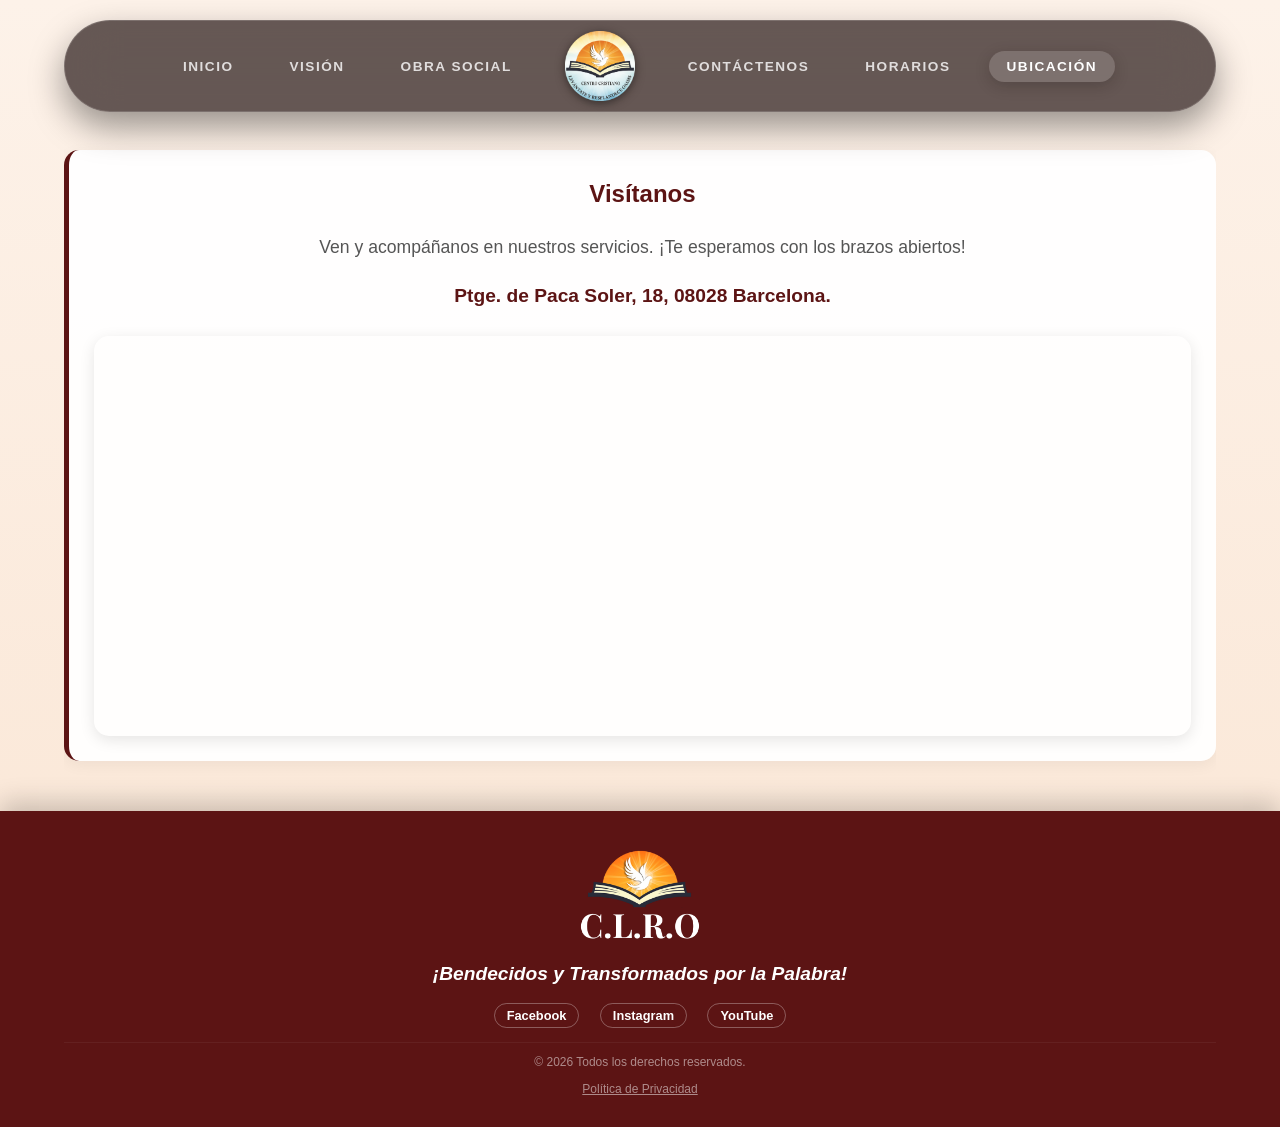
<file: ubicacion.html>
<!DOCTYPE html>
<html lang="es">
<head>
    <meta charset="UTF-8">
    <meta name="viewport" content="width=device-width, initial-scale=1.0">
    <title>Ubicación - Centro Cristiano Levántate y Resplandece Oassis | Barcelona</title>
    <link rel="icon" type="image/png" href="LOGO PNG.png">
    <link rel="stylesheet" href="style.css">
</head>
<body>

    <header id="mainHeader">
        <div class="header-flotante-contenedor">
            <nav class="hf-nav">
                <ul>
                    <li><a href="index.html">Inicio</a></li>
                    <li><a href="mision.html">Visión</a></li>
                    <li><a href="obra-social.html">Obra Social</a></li>
                </ul>
            </nav>
            <a href="index.html" class="hf-logo-link">
                <img src="LOGO PNG.png" alt="Logo" class="hf-logo">
            </a>
            <nav class="hf-nav">
                <ul>
                    <li><a href="contacto.html">Contáctenos</a></li>
                    <li><a href="horarios.html">Horarios</a></li>
                    <li><a href="ubicacion.html" class="activo">Ubicación</a></li>
                </ul>
            </nav>
            <div class="menu-toggle" onclick="document.querySelector('.header-flotante-contenedor').classList.toggle('menu-abierto')">
                <svg viewBox="0 0 24 24" width="28" height="28" stroke="white" stroke-width="2" fill="none" stroke-linecap="round"><path d="M3 12h18M3 6h18M3 18h18"/></svg>
            </div>
        </div>
    </header>

    <div class="espaciador-nav"></div>

    <div class="contenedor">
        <div id="ubicacion" class="seccion" style="margin-top: 20px; text-align: center;">
            <h2>Visítanos</h2>
            <p style="font-size: 1.1rem; color: #555; max-width: 700px; margin: 0 auto 15px auto;">Ven y acompáñanos en nuestros servicios. ¡Te esperamos con los brazos abiertos!</p>
            <p style="font-weight: bold; font-size: 1.2rem; color: var(--rojo-vino); margin-bottom: 25px;">Ptge. de Paca Soler, 18, 08028 Barcelona.</p>
            <div class="mapa-contenedor">
                <iframe 
                    src="https://www.google.com/maps/embed?pb=!1m18!1m12!1m3!1d2993.8115598686154!2d2.1205616!3d41.3753484!2m3!1f0!2f0!3f0!3m2!1i1024!2i768!4f13.1!3m3!1m2!1s0x12a4994e7fbb94a9%3A0x8e4c8a17c395ff13!2sCentro%20Cristiano%20Levantate%20y%20Resplandece%20Oassis%2C%20Barcelona!5e0!3m2!1ses!2ses!4v1711842960000!5m2!1ses!2ses" 
                    width="100%" 
                    height="100%" 
                    style="border:0;" 
                    allowfullscreen="" 
                    loading="lazy" 
                    referrerpolicy="no-referrer-when-downgrade">
                </iframe>
            </div>
        </div>
    </div>

    <footer>
        <div class="contenedor footer-info">
            <img src="LOGOO.png" alt="Logo" class="footer-logo">
            <h3>¡Bendecidos y Transformados por la Palabra!</h3>
            <div class="footer-redes">
                <a href="https://www.facebook.com/profile.php?id=61576344863680" target="_blank" rel="noopener noreferrer">Facebook</a>
                <a href="https://www.instagram.com/levantateyresplandece_oassis/" target="_blank" rel="noopener noreferrer">Instagram</a>
                <a href="#">YouTube</a>
            </div>
            <p class="copyright">
                © 2026 Todos los derechos reservados.<br>
                <a href="politica-privacidad.html" style="color: inherit; text-decoration: underline; margin-top: 8px; display: inline-block;">Política de Privacidad</a>
            </p>
        </div>
    </footer>

    <script>
        let lastScrollTop = 0;
        const header = document.getElementById("mainHeader");
        window.addEventListener("scroll", function() {
            let scrollTop = window.pageYOffset || document.documentElement.scrollTop;
            if (scrollTop > 50) { header.classList.add("header-opaco"); } 
            else { header.classList.remove("header-opaco"); }
            if (scrollTop > lastScrollTop && scrollTop > 100) { header.classList.add("header-oculto"); } 
            else { header.classList.remove("header-oculto"); }
            lastScrollTop = scrollTop <= 0 ? 0 : scrollTop; 
        }, false);

        // Prevenir click derecho y arrastre en imágenes
        document.addEventListener('contextmenu', function(e) {
            if (e.target.tagName === 'IMG') {
                e.preventDefault();
            }
        });
        document.addEventListener('dragstart', function(e) {
            if (e.target.tagName === 'IMG') {
                e.preventDefault();
            }
        });
    </script>
</body>
</html>
</file>
<file: style.css>
@import url('https://fonts.googleapis.com/css2?family=Cinzel+Decorative:wght@700;900&family=Great+Vibes&family=EB+Garamond:ital,wght@0,400;0,600;0,700;1,400&display=swap');

/* --- CONFIGURACIÓN VISUAL --- */
:root {
    --rojo-vino: #5c1414;
    --azul-claro: #3498db;
    --blanco: #ffffff;
    --fondo-calido: #fdf2e9;
    --gris-texto: #333333;
}

html {
    scroll-behavior: smooth;
}

body {
    font-family: 'Segoe UI', Tahoma, Geneva, Verdana, sans-serif;
    margin: 0;
    padding: 0;
    color: var(--gris-texto);
    line-height: 1.6;
    background: linear-gradient(to bottom, #fdf2e9, #fae5d3);
}

.contenedor {
    width: 90%;
    max-width: 1200px;
    margin: auto;
    overflow: hidden;
    padding: 20px 0;
}

/* --- PREMIUM FLOATING HEADER --- */
header#mainHeader {
    position: absolute;
    top: 20px;
    left: 50%;
    transform: translateX(-50%);
    width: 90%;
    max-width: 1200px;
    z-index: 1000;
    transition: all 0.4s cubic-bezier(0.165, 0.84, 0.44, 1);
}

.header-flotante-contenedor {
    display: flex;
    flex-direction: row;
    justify-content: center;
    align-items: center;
    gap: 35px;
    background: rgba(20, 5, 5, 0.65);
    backdrop-filter: blur(25px);
    -webkit-backdrop-filter: blur(25px);
    border: 1px solid rgba(255, 255, 255, 0.15);
    border-radius: 50px;
    padding: 10px 30px;
    box-shadow: 0 15px 35px rgba(0, 0, 0, 0.4);
}

.hf-logo-link {
    display: flex;
    align-items: center;
    gap: 15px;
    text-decoration: none;
}

.hf-logo {
    height: 70px;
    width: auto;
    filter: drop-shadow(0 2px 5px rgba(0, 0, 0, 0.5));
    transition: transform 0.3s;
}

.hf-logo-link:hover .hf-logo {
    transform: scale(1.05) rotate(-5deg);
}



.hf-nav ul {
    list-style: none;
    margin: 0;
    padding: 0;
    display: flex;
    gap: 20px;
}

.hf-nav a {
    text-decoration: none;
    color: rgba(255, 255, 255, 0.8);
    font-weight: 600;
    font-size: 0.85rem;
    text-transform: uppercase;
    letter-spacing: 1.5px;
    padding: 8px 18px;
    border-radius: 20px;
    transition: all 0.3s ease;
    white-space: nowrap;
}

.hf-nav a:hover,
.hf-nav a.activo {
    color: #fff;
    background: rgba(255, 255, 255, 0.15);
    box-shadow: 0 4px 15px rgba(0, 0, 0, 0.2);
}

/* Scroll effects desactivados para header estático */
/* header#mainHeader.header-opaco {
    top: 10px;
    width: 95%;
}

header#mainHeader.header-opaco .header-flotante-contenedor {
    background: rgba(15, 5, 5, 0.95);
    box-shadow: 0 10px 25px rgba(0, 0, 0, 0.6);
}

header#mainHeader.header-oculto {
    transform: translate(-50%, -150%);
} */

@media (max-width: 1024px) {
    .hf-nav a {
        font-size: 0.8rem;
        padding: 6px 12px;
        letter-spacing: 1px;
        gap: 10px;
    }

    .hf-brand {
        font-size: 1rem;
    }
}

@media (max-width: 768px) {
    header#mainHeader {
        width: 95%;
        top: 10px;
    }

    .header-flotante-contenedor {
        flex-direction: column;
        padding: 15px 20px;
        border-radius: 25px;
        gap: 15px;
    }

    .hf-nav ul {
        flex-wrap: wrap;
        justify-content: center;
        gap: 10px;
    }

    .hf-nav a {
        font-size: 0.8rem;
        padding: 6px 12px;
    }

    .hf-brand {
        display: none;
    }
}

/* --- SECCIÓN BIENVENIDA --- */
.bienvenida-visual {
    position: relative;
    background: url('atardecer.jpg.png') no-repeat center center/cover;
    color: white;
    text-align: center;
    padding: 140px 20px 25px 20px;
    overflow: hidden;
}

.bienvenida-visual::before {
    content: "";
    position: absolute;
    top: 0;
    left: 0;
    width: 100%;
    height: 100%;
    background: linear-gradient(135deg, rgba(92, 20, 20, 0.45), rgba(0, 0, 0, 0.45));
    z-index: 1;
}

.bienvenida-visual .contenedor {
    position: relative;
    z-index: 2;
}

.etiqueta-bienvenidos {
    background: var(--blanco);
    color: var(--rojo-vino);
    padding: 5px 20px;
    border-radius: 20px;
    font-weight: bold;
    display: inline-block;
    margin-bottom: 15px;
}

.titulo-grande {
    font-size: 2.8rem;
    margin: 0 0 40px 0;
    text-shadow: 2px 2px 10px rgba(0, 0, 0, 0.5);
}

/* --- GALERÍA COLLAGE --- */
.galeria-collage-contenedor {
    position: relative;
    width: 100%;
    max-width: 1100px;
    height: 650px;
    margin: auto;
    overflow: visible !important;
    /* Permite ver las sombras completas */
}

.foto-collage {
    position: absolute;
    object-fit: cover;
    border-radius: 25px;
    border: 2px solid white;
    box-shadow: 0 20px 50px rgba(0, 0, 0, 0.5);
    transition: transform 0.3s ease, z-index 0.3s ease;
    cursor: pointer;
}

.foto-collage:hover {
    transform: scale(1.05) translateY(-10px);
    z-index: 20 !important;
    box-shadow: 0 30px 60px rgba(0, 0, 0, 0.6);
}

/* Foto 1: Izquierda Principal */
.foto1 {
    width: 45%;
    height: 50%;
    top: 3%;
    left: 6%;
    z-index: 5;
}

/* Foto 2: Arriba Derecha */
.foto2 {
    width: 38%;
    height: 38%;
    top: -2%;
    left: 53%;
    z-index: 4;
}

/* Foto 3: Abajo Izquierda */
.foto3 {
    width: 38%;
    height: 38%;
    top: 57%;
    left: 13%;
    z-index: 6;
}

/* Foto 4: Abajo Derecha */
.foto4 {
    width: 45%;
    height: 50%;
    top: 40%;
    left: 53%;
    z-index: 7;
}

.bloque-recompensa {
    margin-top: 60px;
    text-align: center;
    color: #ffffff;
    /* Letras blancas para máximo contraste */
    text-shadow: 2px 2px 8px rgba(0, 0, 0, 0.9), 0px 0px 25px rgba(0, 0, 0, 0.7);
    /* Sombra oscura fuerte */
}

.anio-recompensa {
    font-family: 'EB Garamond', serif;
    font-size: 4rem;
    font-weight: 700;
    margin: 0;
    line-height: 1;
}

.sub-recompensa {
    font-family: 'Great Vibes', cursive;
    font-size: 3.5rem;
    font-weight: 400;
    margin: -10px 0 -15px 0;
    color: #ffd66b;
    /* Toque dorado suave */
}

.titulo-recompensa {
    font-family: 'Cinzel Decorative', serif;
    font-size: 5rem;
    font-weight: 900;
    margin: 0;
    line-height: 1;
    letter-spacing: 2px;
}

.versiculo-recompensa {
    margin-top: 25px;
    font-family: 'EB Garamond', serif;
    font-size: 1.3rem;
    line-height: 1.6;
    color: #fdf2e9;
    font-weight: 600;
    text-shadow: 2px 2px 5px rgba(0, 0, 0, 1);
}

.versiculo-recompensa p {
    margin: 5px 0;
}

.cita-recompensa {
    font-style: italic;
    font-weight: 700;
    margin-top: 15px !important;
    font-size: 1.1rem;
    letter-spacing: 1px;
}

@media (max-width: 768px) {
    .anio-recompensa {
        font-size: 3rem;
    }

    .sub-recompensa {
        font-size: 2.8rem;
        margin: -5px 0 -15px 0;
    }

    .titulo-recompensa {
        font-size: 3.2rem;
    }

    .versiculo-recompensa {
        font-size: 1.1rem;
    }
}

/* --- SECCIONES DE TEXTO --- */
.seccion {
    background: rgba(255, 255, 255, 0.95);
    padding: 25px;
    margin: -10px 0 30px 0;
    border-radius: 15px;
    box-shadow: 0 4px 15px rgba(0, 0, 0, 0.05);
    border-left: 5px solid var(--rojo-vino);
    position: relative;
    z-index: 5;
}

.seccion h2 {
    color: var(--rojo-vino);
    margin-top: 0;
}

.mision-vision-banner {
    position: relative;
    background: url('atardecer.jpg.png') no-repeat center center/cover;
    background-attachment: fixed;
    padding: 160px 0 100px 0;
    color: white;
    min-height: 100vh;
    box-sizing: border-box;
    display: flex;
    align-items: center;
}

.mision-vision-banner::before {
    content: "";
    position: absolute;
    top: 0;
    left: 0;
    width: 100%;
    height: 100%;
    background: linear-gradient(135deg, rgba(92, 20, 20, 0.85), rgba(0, 0, 0, 0.7));
    z-index: 1;
}

.mision-vision-banner .contenedor {
    position: relative;
    z-index: 2;
}

.vision-unica-contenido {
    max-width: 800px;
    margin: 0 auto;
    text-align: center;
}

.vision-unica-contenido .mv-icon {
    margin: 0 auto 25px auto;
}

.mv-item {
    background: rgba(255, 255, 255, 0.05);
    padding: 40px;
    border-radius: 20px;
    border: 1px solid rgba(255, 255, 255, 0.1);
    backdrop-filter: blur(10px);
    -webkit-backdrop-filter: blur(10px);
    transition: transform 0.4s ease, background 0.4s ease;
}

.mv-item:hover {
    transform: translateY(-8px);
    background: rgba(255, 255, 255, 0.08);
}

.mv-icon {
    width: 65px;
    height: 65px;
    background: linear-gradient(135deg, #ff9a44 0%, #fc6076 100%);
    border-radius: 50%;
    display: flex;
    align-items: center;
    justify-content: center;
    margin-bottom: 25px;
    box-shadow: 0 10px 20px rgba(252, 96, 118, 0.4);
    border: none;
}

.mv-icon svg {
    width: 32px;
    height: 32px;
    stroke: #ffffff;
    stroke-width: 2;
}

.mv-item h2 {
    font-family: 'Cinzel Decorative', serif;
    font-size: 2.2rem;
    color: #ffd66b;
    margin-top: 0;
    margin-bottom: 20px;
    text-shadow: 2px 2px 4px rgba(0, 0, 0, 0.5);
    letter-spacing: 1px;
}

.mv-item p {
    font-family: 'EB Garamond', serif;
    font-size: 1.3rem;
    line-height: 1.8;
    color: #fdf2e9;
    margin: 0;
}

.espaciador-nav {
    height: 110px;
    /* Para separar contenido en otras páginas */
}

.mapa-contenedor {
    width: 100%;
    height: 400px;
    margin-top: 20px;
    border-radius: 15px;
    overflow: hidden;
    box-shadow: 0 4px 15px rgba(0, 0, 0, 0.1);
}

.botones-contacto-flex {
    display: flex;
    gap: 15px;
    margin-top: 20px;
    flex-wrap: wrap;
}

.boton-ayuda {
    flex: 1;
    min-width: 250px;
    background: #27ae60;
    color: white;
    text-align: center;
    padding: 18px;
    text-decoration: none;
    font-weight: bold;
    border-radius: 8px;
    font-size: 1.1rem;
    transition: 0.3s;
}

.boton-ayuda:hover {
    background: #219150;
    transform: translateY(-2px);
}

/* --- HORARIOS LISTA PREMIUM --- */
.horarios-lista-premium {
    max-width: 900px;
    margin: 60px auto 40px auto;
    display: flex;
    flex-direction: column;
    gap: 0;
}

.horario-fila {
    display: flex;
    align-items: flex-start;
    padding: 40px 0;
    border-bottom: 1px solid rgba(146, 31, 46, 0.15);
    transition: background 0.3s ease;
}

.horario-fila:hover {
    background: rgba(255, 255, 255, 0.4);
}

.horario-fila:last-child {
    border-bottom: none;
}

.horario-dia {
    flex: 0 0 220px;
    text-align: right;
    padding-right: 40px;
    border-right: 3px solid rgba(146, 31, 46, 0.2);
    position: relative;
}

/* Punto decorativo en la línea de tiempo */
.horario-dia::after {
    content: '';
    position: absolute;
    right: -8px;
    top: 15px;
    width: 13px;
    height: 13px;
    background: #fff;
    border: 3px solid var(--rojo-vino);
    border-radius: 50%;
}

.horario-dia h2 {
    font-family: 'Cinzel Decorative', serif;
    font-size: 2.2rem;
    color: #111;
    margin: 0 0 5px 0;
    line-height: 1;
}

.horario-tag {
    font-family: 'EB Garamond', serif;
    font-size: 1rem;
    color: var(--rojo-vino);
    text-transform: uppercase;
    letter-spacing: 1px;
    font-weight: 700;
}

.horario-detalle {
    flex-grow: 1;
    text-align: left;
    padding-left: 40px;
    padding-top: 5px;
}

.horario-hora {
    display: inline-flex;
    align-items: center;
    gap: 12px;
    background: transparent;
    color: var(--rojo-vino);
    padding: 6px 0;
    font-weight: bold;
    font-size: 1rem;
    margin-bottom: 15px;
    border: none;
}

.horario-hora svg {
    width: 32px;
    height: 32px;
    stroke: #ffffff;
    stroke-width: 2;
    fill: none;
    background: linear-gradient(135deg, #ff9a44 0%, #fc6076 100%);
    border-radius: 50%;
    padding: 6px;
    box-sizing: border-box;
    box-shadow: 0 5px 15px rgba(252, 96, 118, 0.3);
}

.horario-detalle h3 {
    font-size: 1.4rem;
    color: #222;
    margin: 0 0 10px 0;
}

.horario-detalle p {
    color: #555;
    font-size: 1.05rem;
    line-height: 1.7;
    margin: 0;
}

@media (max-width: 768px) {
    .horario-fila {
        flex-direction: column;
        padding: 30px 20px;
    }

    .horario-dia {
        flex: 0 0 auto;
        text-align: left;
        padding-right: 0;
        border-right: none;
        border-bottom: 3px solid rgba(146, 31, 46, 0.2);
        padding-bottom: 15px;
        margin-bottom: 20px;
        width: 100%;
    }

    .horario-dia::after {
        right: auto;
        left: 20px;
        top: auto;
        bottom: -8px;
    }

    .horario-detalle {
        padding-left: 0;
    }
}

/* --- PÁGINA CONTACTO --- */
.contacto-wrapper {
    text-align: center;
    padding: 20px 0 60px 0;
}

.contacto-wrapper h2 {
    font-size: 2.5rem;
    color: var(--rojo-vino);
    margin-bottom: 15px;
    font-weight: 800;
}

.contacto-wrapper p {
    font-size: 1.1rem;
    color: #555;
    max-width: 700px;
    margin: 0 auto 40px auto;
    line-height: 1.6;
}

.grid-contacto {
    display: grid;
    grid-template-columns: repeat(auto-fit, minmax(300px, 1fr));
    gap: 30px;
}

.info-contacto-card {
    background: #fff;
    border-radius: 15px;
    padding: 40px 25px;
    box-shadow: 0 10px 30px rgba(0, 0, 0, 0.06);
    border-top: 5px solid var(--rojo-vino);
    transition: transform 0.3s ease, box-shadow 0.3s ease;
    text-align: center;
    display: flex;
    flex-direction: column;
}

.info-contacto-card:hover {
    transform: translateY(-8px);
    box-shadow: 0 15px 40px rgba(0, 0, 0, 0.12);
}

.info-contacto-card h3 {
    color: var(--rojo-vino);
    font-size: 1.5rem;
    margin-top: 0;
    margin-bottom: 15px;
}

.info-contacto-card p {
    margin-bottom: 20px;
    font-size: 1rem;
    flex-grow: 1;
}

.boton-ayuda-pro {
    display: block;
    background: #25D366;
    color: white;
    padding: 14px 20px;
    border-radius: 10px;
    text-decoration: none;
    font-weight: bold;
    font-size: 1.1rem;
    margin-top: 12px;
    transition: background 0.3s ease, transform 0.3s ease;
    box-shadow: 0 4px 15px rgba(37, 211, 102, 0.3);
}

.boton-ayuda-pro:hover {
    background: #128C7E;
    transform: translateY(-3px);
    box-shadow: 0 6px 20px rgba(37, 211, 102, 0.4);
}

.icono-contacto {
    width: 70px;
    height: 70px;
    background: linear-gradient(135deg, #ff9a44 0%, #fc6076 100%);
    color: #ffffff !important;
    border-radius: 50%;
    display: flex;
    align-items: center;
    justify-content: center;
    margin: 0 auto 20px auto;
    box-shadow: 0 10px 20px rgba(252, 96, 118, 0.4);
    border: none;
}

.icono-contacto svg {
    width: 35px;
    height: 35px;
    stroke: #ffffff;
    stroke-width: 2;
}

/* --- PÁGINA OBRA SOCIAL --- */
.obra-social-header {
    text-align: center;
    padding: 20px 0 40px 0;
}

.obra-social-header h2 {
    font-size: 2.8rem;
    color: var(--rojo-vino);
    margin-bottom: 10px;
    font-weight: 900;
}

.obra-social-header p {
    font-size: 1.2rem;
    color: #666;
    font-style: italic;
}

/* --- OBRA SOCIAL PREMIUM REDESIGN --- */
.obra-social-premium {
    position: relative;
    border-radius: 30px;
    overflow: hidden;
    margin-bottom: 60px;
    background-size: cover;
    background-position: center;
    background-attachment: fixed;
    box-shadow: 0 25px 50px rgba(0, 0, 0, 0.3);
}

.osp-overlay {
    background: linear-gradient(135deg, rgba(146, 31, 46, 0.9) 0%, rgba(20, 20, 20, 0.85) 100%);
    padding: 60px 40px;
    width: 100%;
    height: 100%;
    box-sizing: border-box;
}

.osp-grid {
    display: grid;
    grid-template-columns: 1fr 1.2fr;
    gap: 50px;
    align-items: center;
}

.osp-intro {
    position: relative;
    text-align: center;
}

.osp-main-img {
    width: 100%;
    max-width: 400px;
    border-radius: 20px;
    box-shadow: 0 20px 40px rgba(0, 0, 0, 0.4);
    transition: transform 0.5s ease;
}

.osp-main-img:hover {
    transform: scale(1.05);
}

.osp-badge {
    position: absolute;
    bottom: -20px;
    right: 0px;
    background: #ffd66b;
    color: var(--rojo-vino);
    padding: 20px 30px;
    border-radius: 15px;
    box-shadow: 0 15px 30px rgba(0, 0, 0, 0.5);
    animation: flotar 4s ease-in-out infinite;
}

.osp-badge-numero {
    display: block;
    font-size: 2rem;
    font-weight: 900;
    font-family: 'Cinzel Decorative', serif;
    line-height: 1;
}

.osp-badge-texto {
    font-size: 0.9rem;
    text-transform: uppercase;
    letter-spacing: 2px;
    font-weight: bold;
}

.osp-tarjetas-container {
    display: flex;
    flex-direction: column;
    gap: 30px;
}

.osp-tarjeta.glass {
    background: rgba(255, 255, 255, 0.08);
    backdrop-filter: blur(20px);
    -webkit-backdrop-filter: blur(20px);
    border: 1px solid rgba(255, 255, 255, 0.15);
    border-radius: 20px;
    padding: 35px 30px;
    color: white;
    transition: transform 0.4s ease, background 0.4s ease;
    display: flex;
    flex-direction: column;
    box-sizing: border-box;
}

.osp-tarjeta.glass:hover {
    transform: translateX(-10px);
    background: rgba(255, 255, 255, 0.12);
    border-color: rgba(255, 255, 255, 0.3);
}

.osp-icon {
    width: 60px;
    height: 60px;
    background: linear-gradient(135deg, #ff9a44 0%, #fc6076 100%);
    border-radius: 50%;
    display: flex;
    align-items: center;
    justify-content: center;
    margin-bottom: 20px;
    box-shadow: 0 10px 20px rgba(252, 96, 118, 0.4);
}

.osp-icon svg {
    width: 30px;
    height: 30px;
    stroke: #ffffff;
    stroke-width: 2;
    fill: none;
}

.osp-tarjeta h3 {
    font-size: 1.5rem;
    margin: 0 0 12px 0;
    color: #fff;
    font-family: 'Cinzel Decorative', serif;
}

.osp-tarjeta p {
    font-size: 1.05rem;
    line-height: 1.6;
    margin: 0;
    color: rgba(255, 255, 255, 0.85);
}

@keyframes flotar {
    0% {
        transform: translateY(0);
    }

    50% {
        transform: translateY(-15px);
    }

    100% {
        transform: translateY(0);
    }
}

@media (max-width: 900px) {
    .osp-grid {
        grid-template-columns: 1fr;
    }

    .osp-badge {
        right: auto;
        left: 50%;
        transform: translateX(-50%);
    }

    @keyframes flotar-center {
        0% {
            transform: translate(-50%, 0);
        }

        50% {
            transform: translate(-50%, -15px);
        }

        100% {
            transform: translate(-50%, 0);
        }
    }

    .osp-badge {
        animation: flotar-center 4s ease-in-out infinite;
    }
}

/* --- SECCIÓN REDES SOCIALES --- */
.redes-sociales-seccion {
    background: #ffffff;
    padding: 25px 0 60px 0;
    text-align: center;
}

.titulo-seccion-oscura {
    color: var(--rojo-vino);
    font-size: 2.2rem;
    margin-bottom: 10px;
    font-weight: 800;
}

.subtitulo-seccion-oscura {
    color: #666;
    max-width: 600px;
    margin: 0 auto 40px auto;
    font-size: 1.1rem;
}

.grid-redes {
    display: grid;
    grid-template-columns: repeat(auto-fit, minmax(280px, 1fr));
    gap: 30px;
    margin-bottom: 40px;
}

.tarjeta-red {
    background: #fff;
    border-radius: 15px;
    box-shadow: 0 10px 30px rgba(0, 0, 0, 0.08);
    overflow: hidden;
    text-decoration: none;
    color: inherit;
    display: flex;
    flex-direction: column;
    text-align: left;
    transition: transform 0.3s ease, box-shadow 0.3s ease;
    border: 1px solid #f0f0f0;
}

.tarjeta-red:hover {
    transform: translateY(-8px);
    box-shadow: 0 15px 40px rgba(0, 0, 0, 0.15);
}

.red-header {
    padding: 15px;
    display: flex;
    align-items: center;
    gap: 10px;
    border-bottom: 1px solid #f5f5f5;
}

.red-logo {
    width: 35px;
    height: 35px;
    border-radius: 50%;
    display: flex;
    align-items: center;
    justify-content: center;
    color: white;
    font-weight: bold;
    font-size: 1.2rem;
}

.fb-logo {
    background: #1877F2;
}

.ig-logo {
    background: url('Instagram_icon.png') center/cover no-repeat;
    border-radius: 50%;
}

.red-user {
    font-weight: 600;
    font-size: 0.95rem;
    color: #333;
}

.red-imagen {
    height: 200px;
    background-size: cover;
    background-position: center;
}

.red-content {
    padding: 20px;
    flex-grow: 1;
    display: flex;
    flex-direction: column;
}

.red-content p {
    margin: 0 0 15px 0;
    font-size: 0.95rem;
    color: #444;
    line-height: 1.5;
}

.red-date {
    margin-top: auto;
    font-size: 0.8rem;
    color: #888;
    text-transform: uppercase;
    letter-spacing: 0.5px;
    font-weight: 600;
}

.botones-redes-main {
    display: flex;
    justify-content: center;
    gap: 20px;
    flex-wrap: wrap;
}

.btn-social {
    padding: 12px 30px;
    border-radius: 30px;
    color: white;
    font-weight: bold;
    text-decoration: none;
    font-size: 1rem;
    transition: opacity 0.3s ease, transform 0.3s ease;
    box-shadow: 0 4px 15px rgba(0, 0, 0, 0.1);
}

.btn-social:hover {
    opacity: 0.9;
    transform: translateY(-2px);
}

.btn-fb {
    background: #1877F2;
}

.btn-ig {
    background: linear-gradient(45deg, #f09433 0%, #e6683c 25%, #dc2743 50%, #cc2366 75%, #bc1888 100%);
}

/* --- FOOTER --- */
footer {
    background: var(--rojo-vino);
    color: var(--blanco);
    padding: 0;
    margin-top: 0;
    text-align: center;
    box-shadow: 0 -8px 25px rgba(0, 0, 0, 0.2);
}

footer .contenedor {
    padding: 15px 0;
}

.footer-logo {
    max-width: 140px;
    margin-bottom: 0px;
}

.footer-info h3 {
    margin: -15px 0 5px 0;
    font-size: 1.2rem;
    font-style: italic;
}

.footer-redes {
    margin-top: 12px;
}

.footer-redes a {
    color: var(--blanco);
    text-decoration: none;
    margin: 0 8px;
    font-weight: bold;
    font-size: 0.8rem;
    border: 1px solid rgba(255, 255, 255, 0.3);
    padding: 4px 12px;
    border-radius: 20px;
    transition: 0.3s;
}

.footer-redes a:hover {
    background: var(--blanco);
    color: var(--rojo-vino);
}

.copyright {
    margin-top: 15px;
    font-size: 0.75rem;
    opacity: 0.5;
    border-top: 1px solid rgba(255, 255, 255, 0.1);
    padding-top: 10px;
}

@media (max-width: 768px) {
    .horarios-grid-minimalista {
        grid-template-columns: 1fr;
    }

    .header-contenedor {
        flex-direction: column;
        text-align: center;
    }

    .header-info {
        display: flex;
        flex-direction: column;
        align-items: center;
        margin-top: 10px;
    }

    nav {
        margin-top: 15px;
        width: 100%;
        display: flex;
        justify-content: center;
    }

    nav ul {
        justify-content: center;
        flex-wrap: wrap;
        gap: 15px;
    }

    .galeria-collage-contenedor {
        height: auto;
        display: grid;
        grid-template-columns: 1fr 1fr;
        gap: 15px;
        padding-bottom: 40px;
    }

    .foto-collage {
        position: relative;
        top: auto !important;
        left: auto !important;
        width: 100% !important;
        height: 180px !important;
        margin-bottom: 0;
    }

    .seccion {
        margin-top: -5px;
    }

    .botones-contacto-flex {
        flex-direction: column;
    }
}

/* --- PROTECCIÓN DE IMÁGENES --- */
img {
    -webkit-user-drag: none;
    -khtml-user-drag: none;
    -moz-user-drag: none;
    -o-user-drag: none;
    user-select: none;
    -moz-user-select: none;
    -webkit-user-select: none;
    -ms-user-select: none;
}

/* Ocultar botón hamburguesa en ordenadores */
.menu-toggle {
    display: none;
}

/* --- OPTIMIZACIÓN EXCLUSIVA PARA MÓVILES --- */
/* Estas reglas solo se aplican en pantallas pequeñas (iPhone, Android) 
   y no alteran el diseño original en ordenadores */
@media (max-width: 768px) {
    /* Ajuste de fuentes para pantallas pequeñas */
    h1 {
        font-size: 1.3rem !important;
        line-height: 1.4 !important;
    }
    
    .titulo-grande {
        font-size: 1.6rem !important;
    }
    
    .seccion h2 {
        font-size: 1.6rem !important;
    }
    
    /* Espaciado para que el texto no toque los bordes del móvil */
    .contenedor {
        width: 95%;
        padding: 0 10px;
    }
    
    .bienvenida-visual {
        padding-top: 110px !important;
        padding-bottom: 30px !important;
    }
    
    .seccion {
        padding: 40px 10px;
    }
    
    /* Asegurar que las cuadrículas pasen a 1 columna (contacto, obra social) */
    .grid-contacto, .osp-grid, .mision-grid {
        grid-template-columns: 1fr !important;
    }
    
    /* Adaptar diseño de las filas de horarios a formato vertical */
    .horarios-lista-premium .horario-fila {
        flex-direction: column;
        text-align: center;
        padding: 20px 15px;
    }
    
    .horario-dia {
        min-width: 100%;
        margin-bottom: 15px;
        border-right: none;
        border-bottom: 2px solid rgba(139, 0, 0, 0.1);
        padding-right: 0;
        padding-bottom: 15px;
    }
    
    .horario-detalle .horario-hora {
        justify-content: center;
    }
    
    /* --- MENÚ HAMBURGUESA PARA MÓVILES --- */
    .menu-toggle {
        display: flex;
        align-items: center;
        justify-content: center;
        position: absolute;
        right: 15px;
        top: 15px;
        cursor: pointer;
        z-index: 1000;
        background: rgba(255, 255, 255, 0.1);
        padding: 8px;
        border-radius: 8px;
        border: 1px solid rgba(255, 255, 255, 0.2);
    }
    
    .header-flotante-contenedor {
        flex-direction: column !important;
        position: relative;
        padding: 15px !important;
    }
    
    .hf-logo-link {
        width: 100% !important;
        text-align: left !important;
        margin: 0 !important;
    }
    
    .hf-logo {
        height: 45px !important; /* Logo compacto para que quepa con el menú */
    }
    
    /* Ocultar enlaces por defecto */
    .hf-nav {
        display: none !important;
        width: 100% !important;
        margin-top: 15px;
    }
    
    /* Mostrar enlaces al abrir el menú */
    .menu-abierto.header-flotante-contenedor {
        padding-top: 60px !important; /* Espacio para el botón cuando el logo desaparece */
    }

    .menu-abierto .hf-logo-link {
        display: none !important; /* Ocultar el logo al abrir el menú */
    }

    .menu-abierto .hf-nav {
        display: flex !important;
        flex-direction: column !important;
        margin-top: 0 !important;
    }
    
    .hf-nav ul {
        flex-direction: column !important;
        gap: 10px !important;
        margin: 0 !important;
        padding: 0 !important;
    }
    
    .hf-nav a {
        display: block;
        padding: 10px 15px !important;
        font-size: 0.95rem !important;
        text-align: center;
        border-radius: 8px !important;
        background: rgba(255, 255, 255, 0.05);
    }
    
    /* Footer organizado para móvil */
    .footer-redes {
        display: flex;
        flex-direction: column;
        align-items: center;
        gap: 10px;
    }
    
    .footer-redes a {
        margin: 0;
        padding: 8px 20px;
        width: 80%;
    }
}

@media (max-width: 480px) {
    /* Ajustes extra para teléfonos pequeños (ej: iPhone SE) */
    h1 {
        font-size: 1.2rem !important;
    }
    
    .titulo-grande {
        font-size: 1.4rem !important;
    }
    
    .hf-nav a {
        padding: 6px 8px !important;
        font-size: 0.75rem !important;
    }
    
    .anio-recompensa {
        font-size: 2.2rem;
    }
    
    .sub-recompensa {
        font-size: 2rem;
    }
    
    .titulo-recompensa {
        font-size: 2.3rem;
        letter-spacing: 1px;
    }
}
</file>
